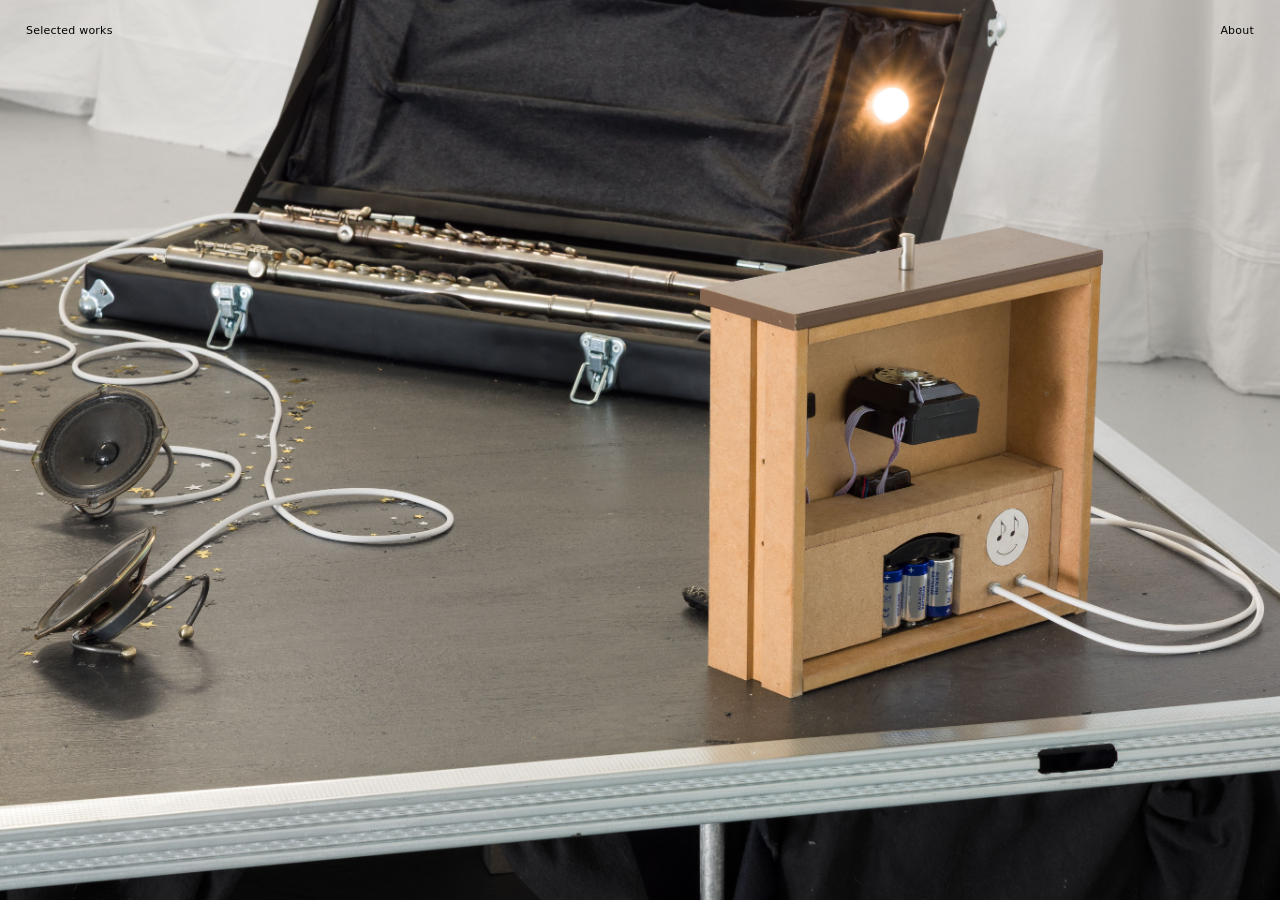
<file: index.html>
<!DOCTYPE html>
<html lang="en">
<head>
  <meta charset="utf-8">
  <meta name="viewport" content="width=device-width,initial-scale=1">
  <title>William Niels Møller Nielsen</title>
  <link rel="icon" type="image/png" href="images/images/Logo.png">
  <style>
    html,body{height:100%;margin:0}
    body{
      background-image:url('images/images/djk3års2025_Photo-MikkelKaldal-10.jpg');
      background-size:cover;
      /* flyt billedet mere op (20%) som du ønskede */
      background-position:center 20%;
      background-repeat:no-repeat;
      font-family:system-ui, -apple-system, "Segoe UI", Roboto, "Helvetica Neue", Arial;
      color:#000;
    }
    nav{position:fixed;z-index:1;top:20px;left:20px;right:20px;display:flex;justify-content:space-between;align-items:center;pointer-events:none}
    /* fjern kasserne: ingen baggrund, ingen border-radius, mindre padding */
    nav a{pointer-events:auto;color:#000;text-decoration:none;padding:4px 6px;border-radius:0;transition:opacity .15s, transform .15s;font-weight:300;letter-spacing:0.02em}
    /* sæt font-size så den matcher selected.html (base i style.css er 12px) */
    nav a{font-size:11px}
    nav a.left{}
    nav a.right{}
    nav a:hover{opacity:0.85;transform:translateY(-1px)}

    .screen-link{position:fixed;inset:0;display:block;z-index:0}
    .visually-hidden{position:absolute;width:1px;height:1px;padding:0;margin:-1px;overflow:hidden;clip:rect(0 0 0 0);white-space:nowrap;border:0}
    @media (max-width:520px){nav{top:12px;left:12px;right:12px}nav a{font-size:14px}}
  </style>
</head>
<body>
  <a href="selected.html" class="screen-link" aria-label="Go to Selected works"><span class="visually-hidden">Enter site — Selected works</span></a>
  <nav>
    <a class="left" href="selected.html">Selected works</a>
    <a class="right" href="about.html">About</a>
  </nav>
</body>
</html>
</file>
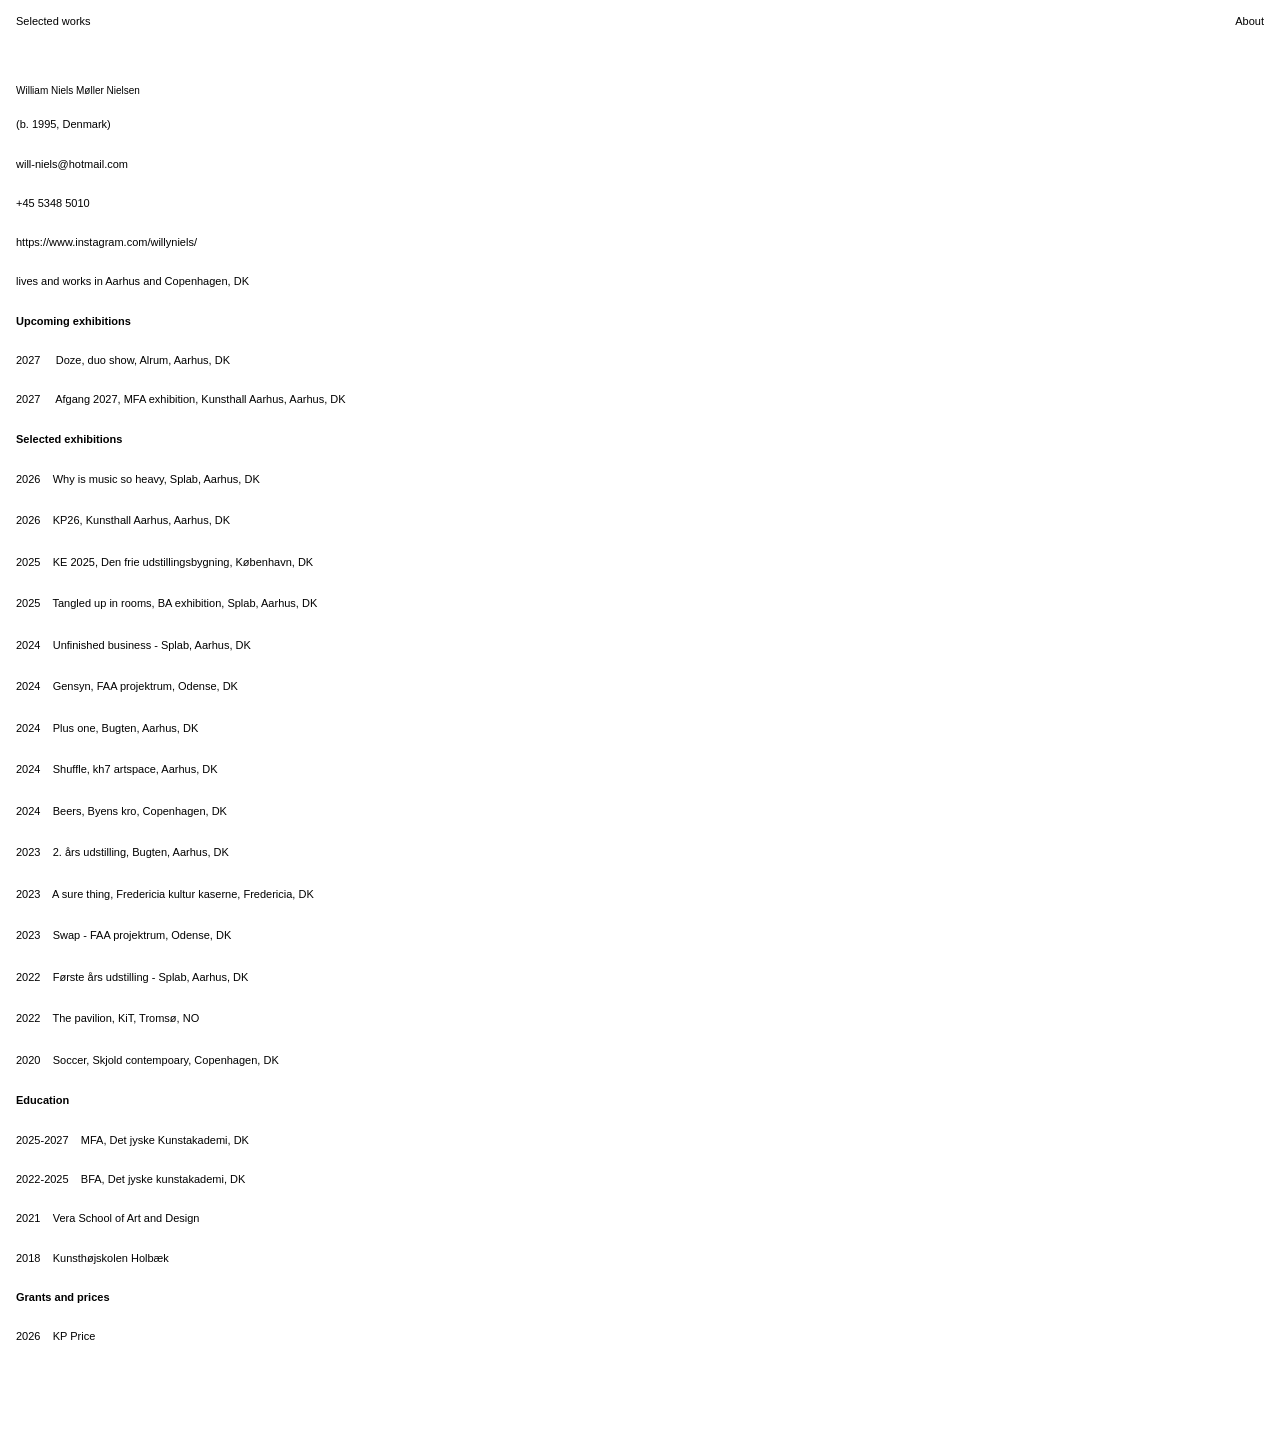
<file: about.html>
som er billedet som er på den her side, men hvor det foto skifter

<!DOCTYPE html>
<html lang="en">

<head>

    <meta charset="UTF-8">

    <meta name="viewport" content="width=device-width, initial-scale=1.0">

    <title>About — William Niels Møller Nielsen</title>

    <link rel="stylesheet" href="style.css">

</head>


<body>


    <!-- NAVIGATION -->

    <nav>

        <a href="index.html">
            Selected works
        </a>

        <a href="about.html">
            About
        </a>

    </nav>



    <!-- ABOUT -->

    <main class="about">

      <div class="about" style="display: flex; justify-content: space-between; align-items: flex-start;">

        <div style="width: 60%;">

            <h1>William Niels Møller Nielsen</h1>
            
            <p>(b. 1995, Denmark)</p>

            <p>will-niels@hotmail.com<br>
                   <p>
                       +45 5348 5010
                        <p>
            https://www.instagram.com/willyniels/<br>
                          <p>
            lives and works in Aarhus and Copenhagen, DK</p>
               <p> 
              <p>
              <strong>Upcoming exhibitions</strong>
                 <p> 2027&nbsp;&nbsp;&nbsp;&nbsp; Doze, duo show, Alrum, Aarhus, DK<p>
                 <p> 2027&nbsp;&nbsp;&nbsp;&nbsp; Afgang 2027, MFA exhibition, Kunsthall Aarhus, Aarhus, DK<p>
            <p>
              <strong>Selected exhibitions</strong>
            </p>
            <div style="line-height: 1.5;">
              <p>2026&nbsp;&nbsp;&nbsp;&nbsp;Why is music so heavy, Splab, Aarhus, DK</p>
              <p>2026&nbsp;&nbsp;&nbsp;&nbsp;KP26, Kunsthall Aarhus, Aarhus, DK</p>
              <p>2025&nbsp;&nbsp;&nbsp;&nbsp;KE 2025, Den frie udstillingsbygning, København, DK</p>
              <p>2025&nbsp;&nbsp;&nbsp;&nbsp;Tangled up in rooms, BA exhibition, Splab, Aarhus, DK</p>
              <p>2024&nbsp;&nbsp;&nbsp;&nbsp;Unfinished business - Splab, Aarhus, DK</p>
              <p>2024&nbsp;&nbsp;&nbsp;&nbsp;Gensyn, FAA projektrum, Odense, DK</p>
              <p>2024&nbsp;&nbsp;&nbsp;&nbsp;Plus one, Bugten, Aarhus, DK</p>
              <p>2024&nbsp;&nbsp;&nbsp;&nbsp;Shuffle, kh7 artspace, Aarhus, DK</p>
              <p>2024&nbsp;&nbsp;&nbsp;&nbsp;Beers, Byens kro, Copenhagen, DK</p>
              <p>2023&nbsp;&nbsp;&nbsp;&nbsp;2. års udstilling, Bugten, Aarhus, DK</p>
              <p>2023&nbsp;&nbsp;&nbsp;&nbsp;A sure thing, Fredericia kultur kaserne, Fredericia, DK</p>
              <p>2023&nbsp;&nbsp;&nbsp;&nbsp;Swap - FAA projektrum, Odense, DK</p>
              <p>2022&nbsp;&nbsp;&nbsp;&nbsp;Første års udstilling - Splab, Aarhus, DK</p>
              <p>2022&nbsp;&nbsp;&nbsp;&nbsp;The pavilion, KiT, Tromsø, NO</p>
              <p>2020&nbsp;&nbsp;&nbsp;&nbsp;Soccer, Skjold contempoary, Copenhagen, DK</p>
            </div>

            <p>
              <strong>Education</strong>
            </p>
                       
            <p>2025-2027&nbsp;&nbsp;&nbsp;&nbsp;MFA, Det jyske Kunstakademi, DK</p>
            <p>2022-2025&nbsp;&nbsp;&nbsp;&nbsp;BFA, Det jyske kunstakademi, DK</p>
            <p>2021&nbsp;&nbsp;&nbsp;&nbsp;Vera School of Art and Design</p>
            <p>2018&nbsp;&nbsp;&nbsp;&nbsp;Kunsthøjskolen Holbæk</p>
             
            <p>
              <strong>Grants and prices</strong>
            </p>
                
            <p>2026&nbsp;&nbsp;&nbsp;&nbsp;KP Price</p>

        </div>

      




    </main>


</body>

</html>
</file>
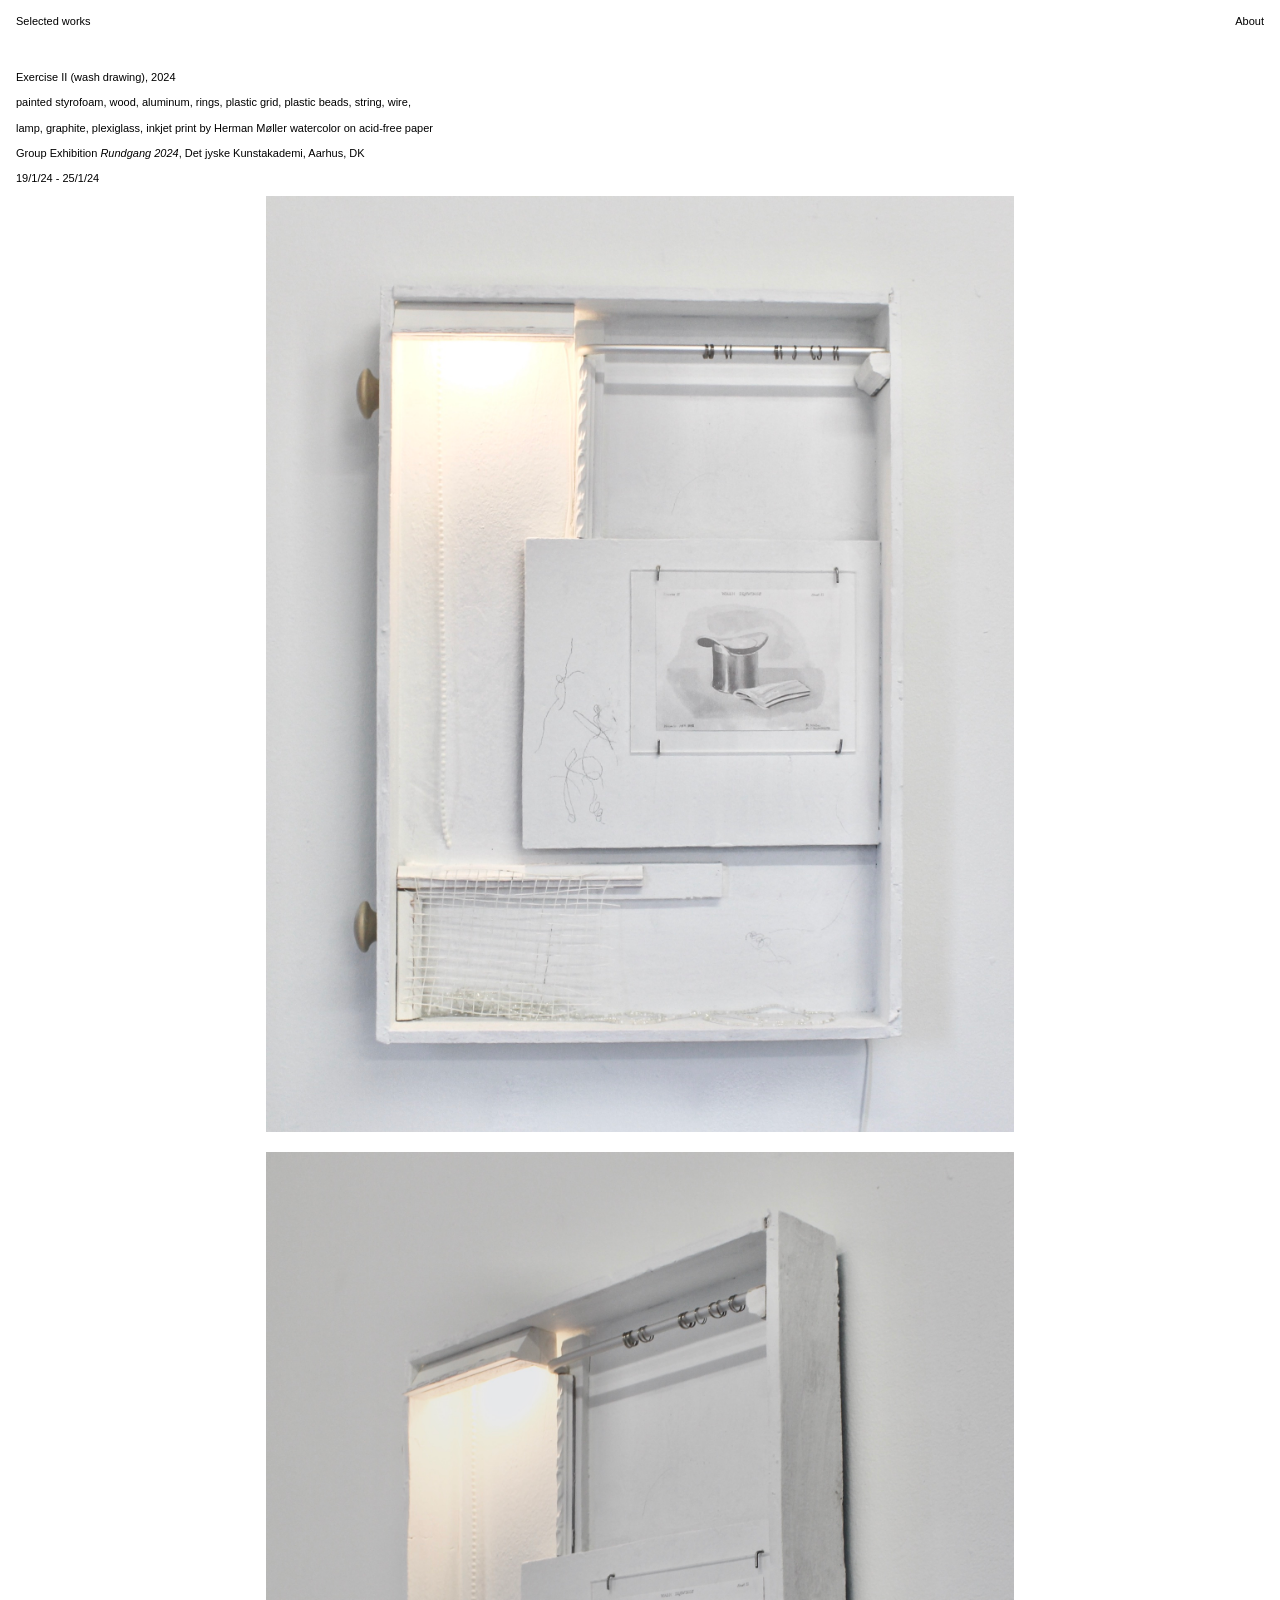
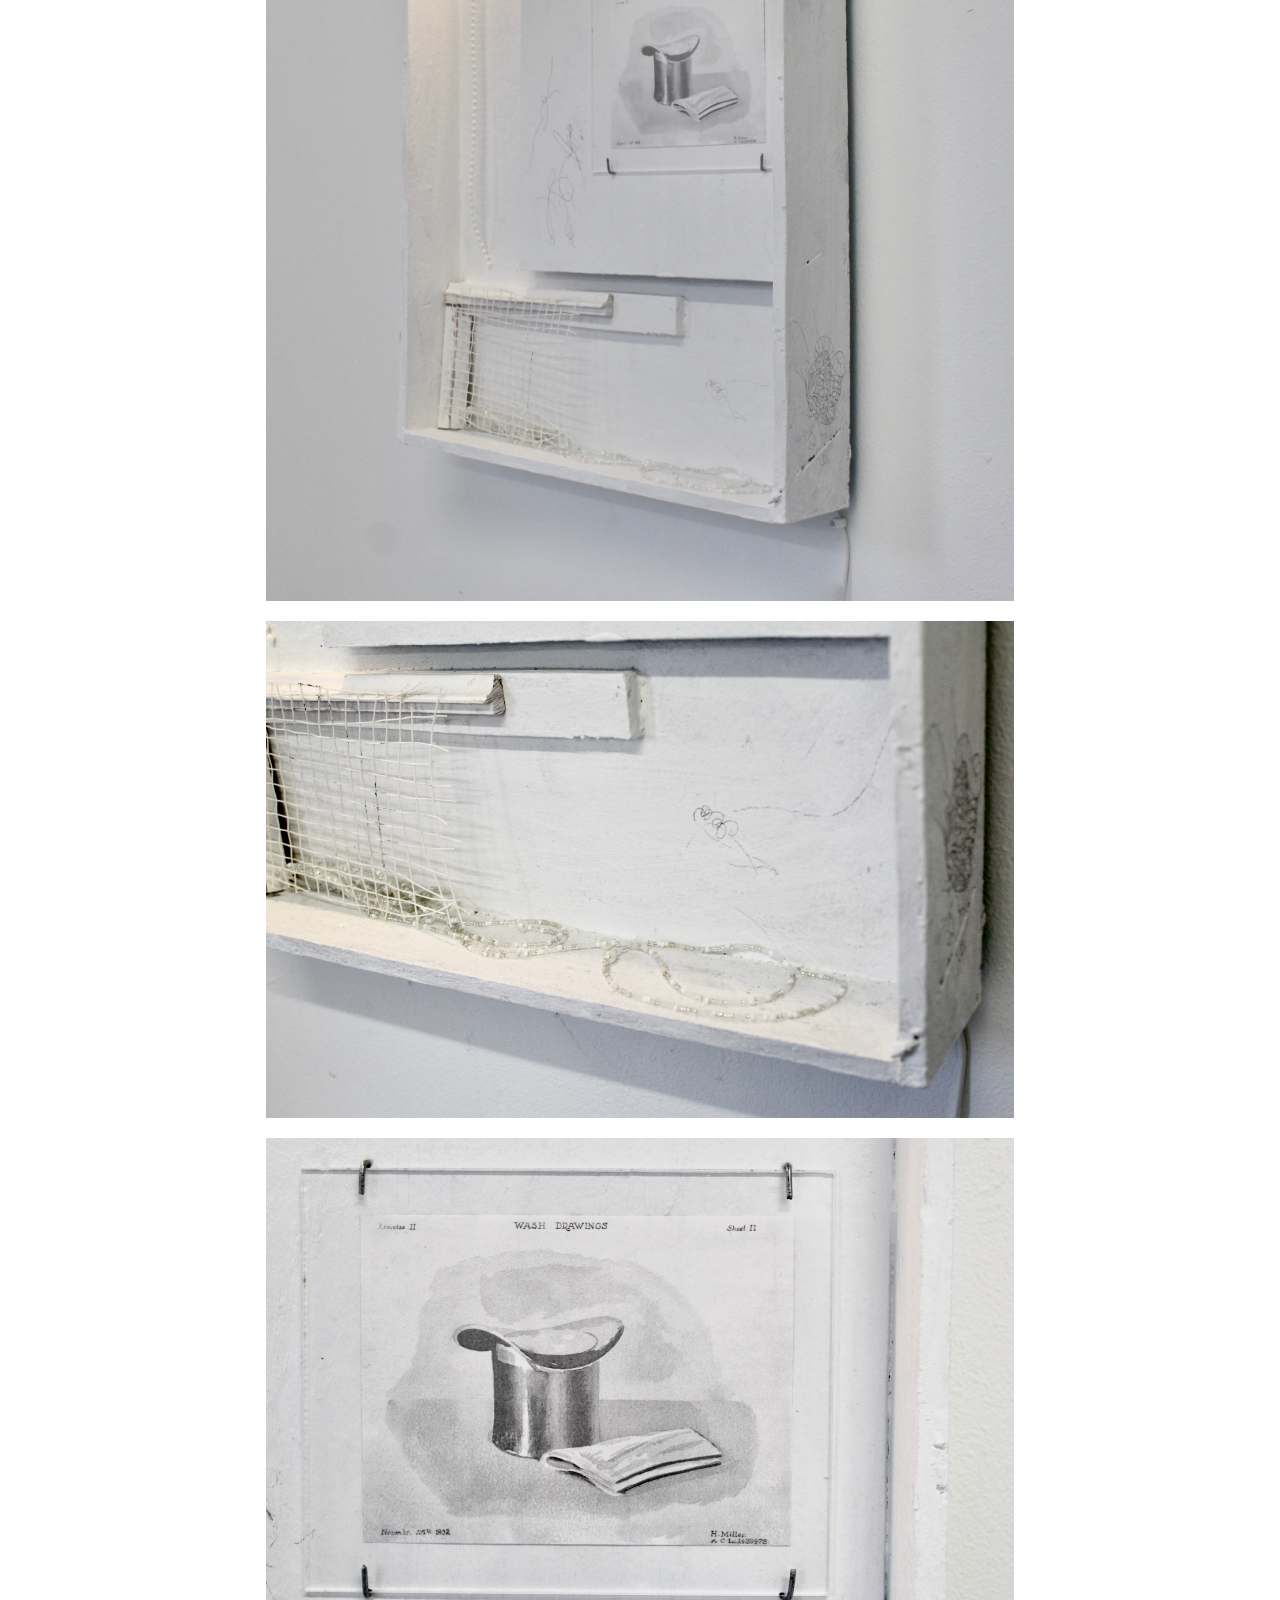
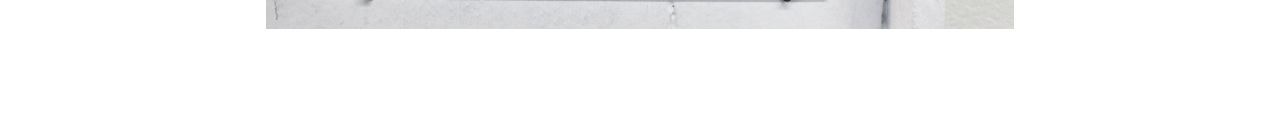
<file: Exercise.html>
<!DOCTYPE html>
<html lang="en">
<head>
  <meta charset="utf-8">
  <meta name="viewport" content="width=device-width, initial-scale=1.0">
  <title>Exercise II (wash drawing), 2024 — William Niels Møller Nielsen</title>
  <link rel="stylesheet" href="style.css">
</head>

<body>

  <nav>
    <a href="index.html">Selected works</a>
    <a href="about.html">About</a>
  </nav>

  <main>

    <div class="caption">
      <span>Exercise II (wash drawing), 2024</span>
    </div>

  <p>painted styrofoam, wood, aluminum, rings, plastic grid, plastic beads, string, wire,</p>
<p>lamp, graphite, plexiglass, inkjet print by Herman Møller watercolor on acid-free paper</p>
    <p>Group Exhibition <em>Rundgang 2024</em>, Det jyske Kunstakademi, Aarhus, DK</p>
    <p>19/1/24 - 25/1/24</p>

    <div class="work">
      <a class="gateway" href="images/images/Exercise_1.jpeg">
        <img src="images/images/Exercise_1.jpeg" alt="Exercise II — view 1">
      </a>
    </div>

    <div class="work">
      <a class="gateway" href="images/images/Exercise_2.jpeg">
        <img src="images/images/Exercise_2.jpeg" alt="Exercise II — view 2">
      </a>
    </div>

    <div class="work">
      <a class="gateway" href="images/images/Exercise_3.jpeg">
        <img src="images/images/Exercise_3.jpeg" alt="Exercise II — detail 1">
      </a>
    </div>

    <div class="work">
      <a class="gateway" href="images/images/Exercise_4.jpeg">
        <img src="images/images/Exercise_4.jpeg" alt="Exercise II — detail 2">
      </a>
    </div>

  </main>

</body>
</html>
</file>
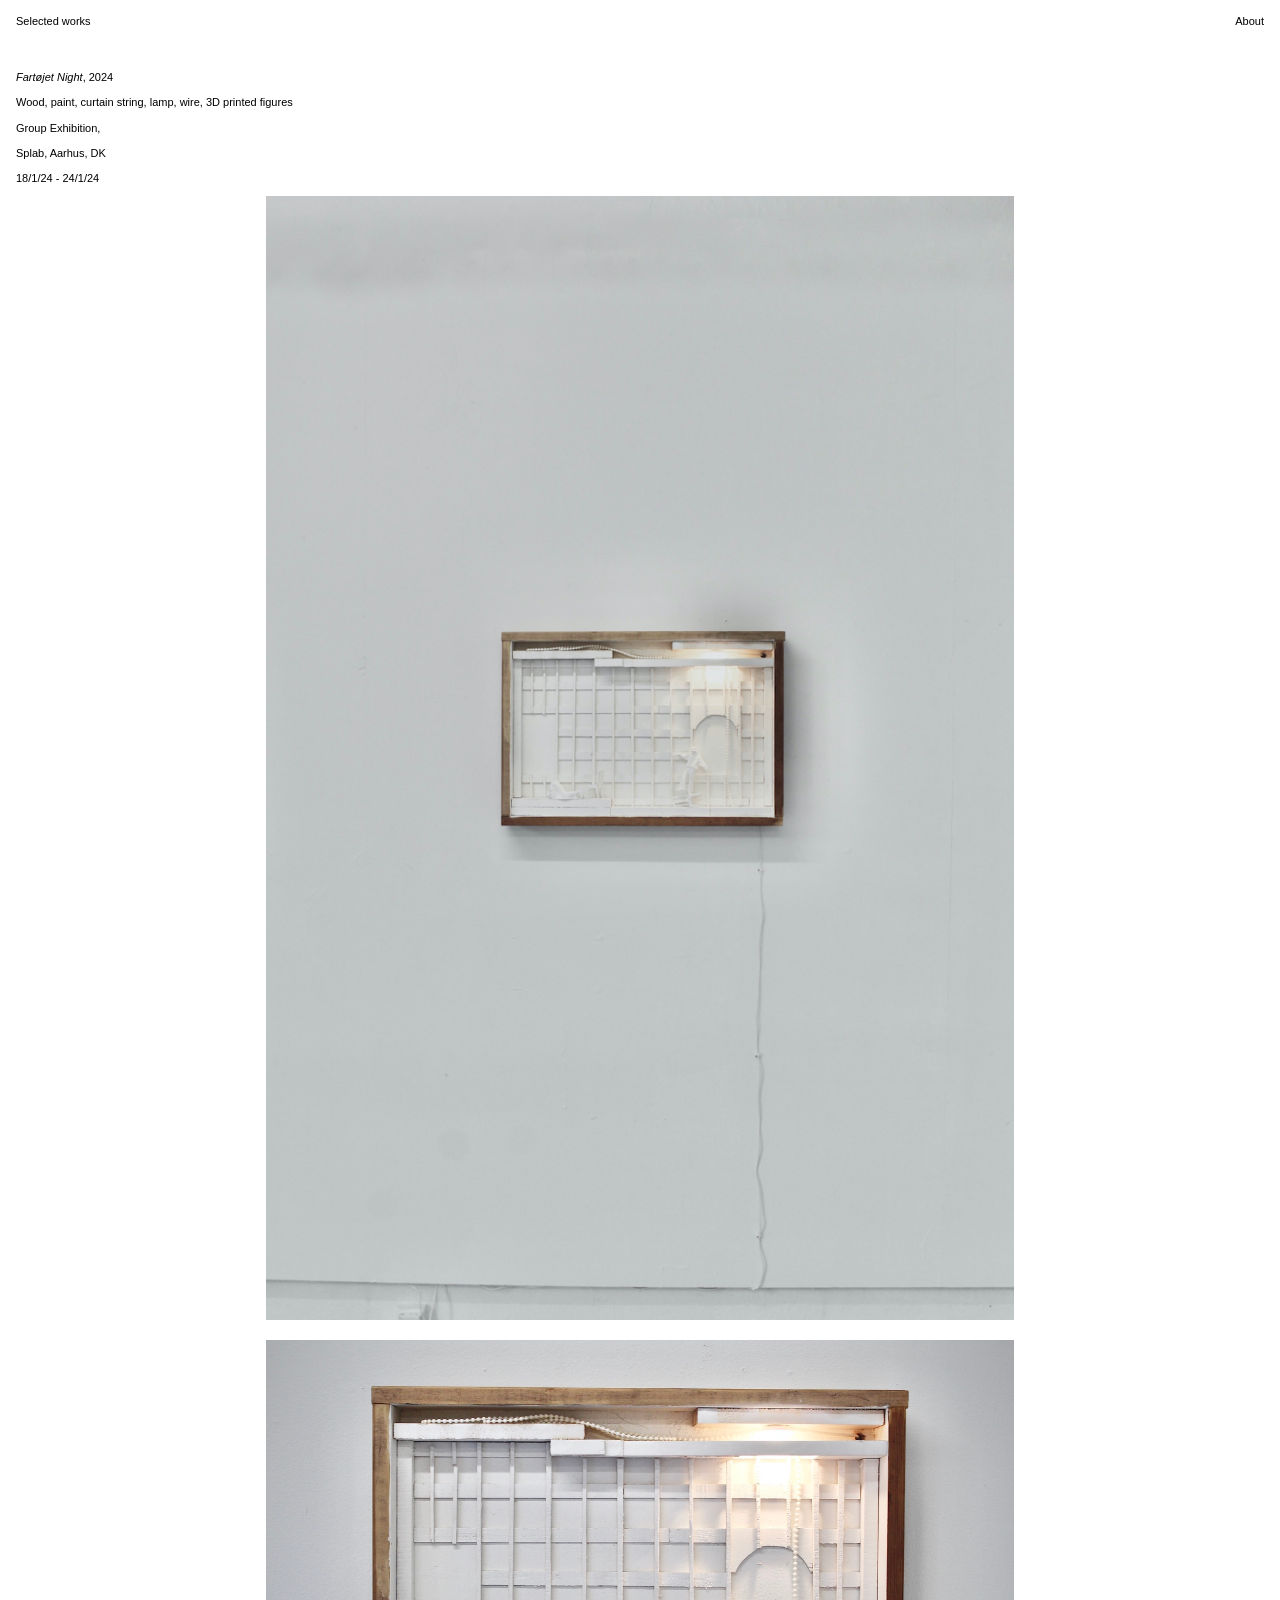
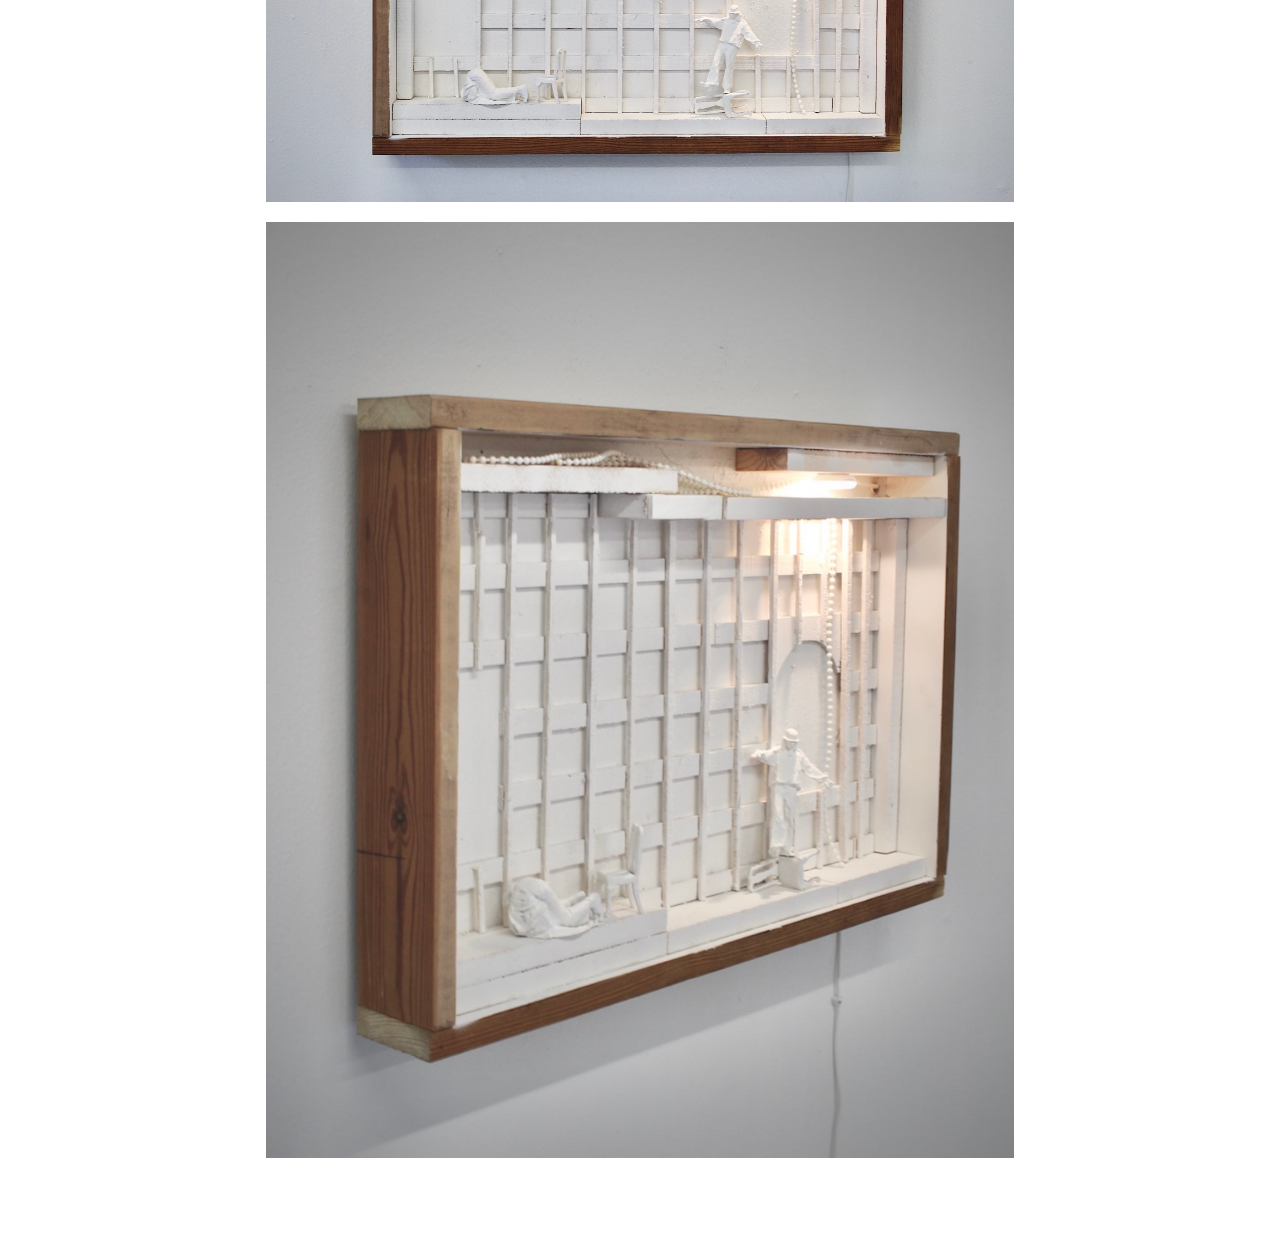
<file: Far.html>
<!DOCTYPE html>
<html lang="en">
<head>
  <meta charset="utf-8">
  <meta name="viewport" content="width=device-width, initial-scale=1.0">
  <title>Fartøjet Night, 2024 — William Niels Møller Nielsen</title>
  <link rel="stylesheet" href="style.css">
</head>

<body>

  <nav>
    <a href="index.html">Selected works</a>
    <a href="about.html">About</a>
  </nav>

  <main>

      <div class="caption">
                    <span><em>Fartøjet Night</em>, 2024</span>
                    <span></span>
                </div>
                <p>Wood, paint, curtain string, lamp, wire, 3D printed figures</p>
            </div>
     Group Exhibition,<p> Splab, Aarhus, DK</p>
    <p>18/1/24 - 24/1/24</p>

    <div class="work">
      <img src="images/images/Fartøjet 1.jpeg" alt="Exercise II">
    </div>

    <div class="work">
      <img src="images/images/Fartøjet2.jpeg" alt="Exercise II">
    </div>

    <div class="work">
      <img src="images/images/Fartøjet 3.JPEG" alt="Exercise II">
    </div>

  </main>

</body>

</html>
</file>
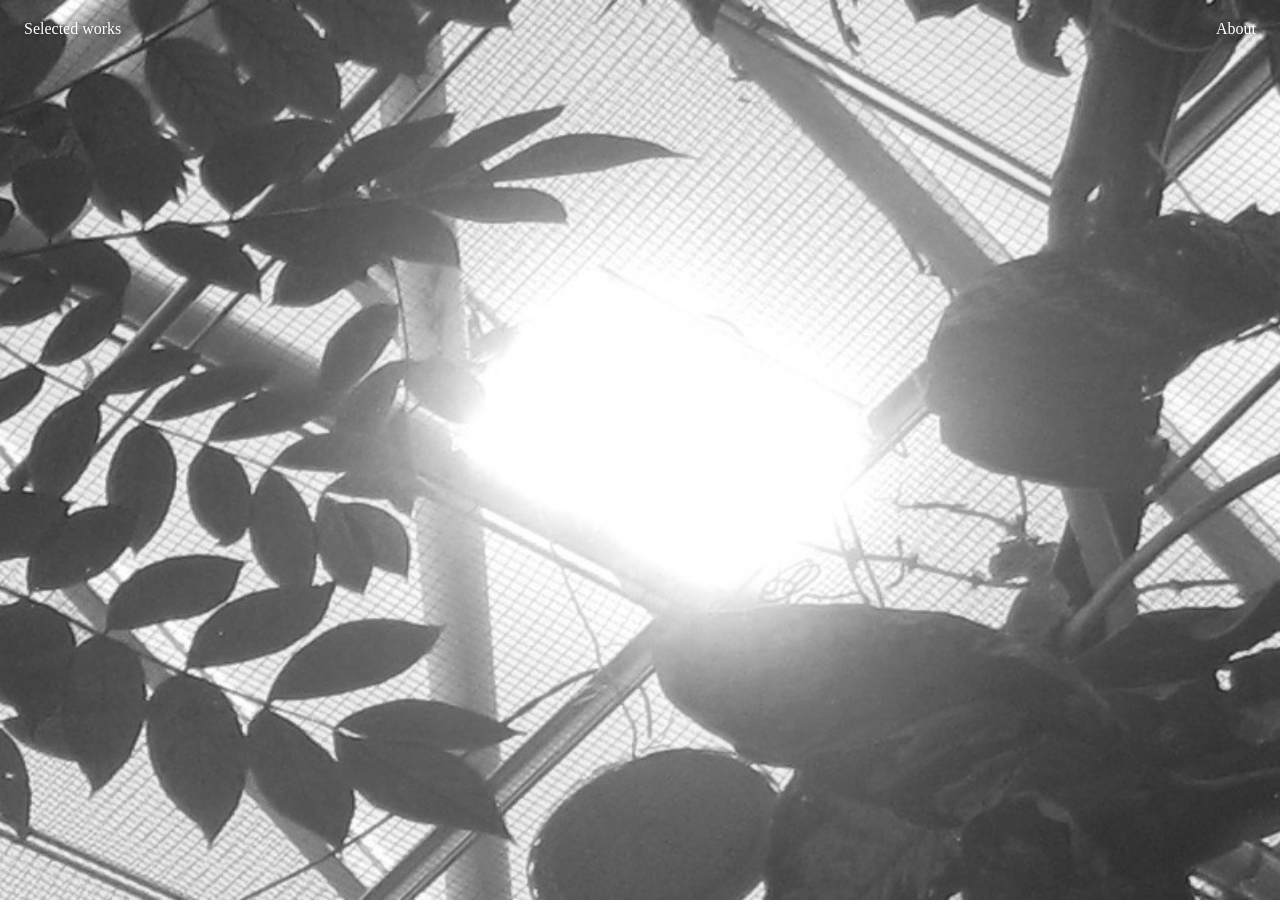
<file: Frontpage.html>
<!DOCTYPE html>
<html lang="en">
<head>
  <meta charset="UTF-8">
  <meta name="viewport" content="width=device-width, initial-scale=1.0">

  <title>William Niels Møller Nielsen</title>

  <style>
    * {
      box-sizing: border-box;
    }

    html,
    body {
      margin: 0;
      width: 100%;
      height: 100%;
    }

    body {
      overflow: hidden;
      font-family: inherit;
    }

    nav {
      position: fixed;
      top: 0;
      left: 0;
      width: 100%;
      padding: 20px 24px;
      display: flex;
      justify-content: space-between;
      align-items: flex-start;
      z-index: 10;
      pointer-events: none;
    }

    nav a {
      pointer-events: auto;
      color: white;
      text-decoration: none;
      font-size: 16px;
      text-shadow: 0 1px 5px rgba(0, 0, 0, 0.4);
    }

    nav a:hover {
      opacity: 0.65;
    }

    .landing-image {
      display: block;
      width: 100%;
      height: 100%;
      position: relative;
      cursor: pointer;
    }

    .landing-image img {
      display: block;
      width: 100%;
      height: 100%;
      object-fit: cover;
      object-position: center;
    }
  </style>
</head>

<body>

  <nav>
    <a href="index.html">Selected works</a>
    <a href="about.html">About</a>
  </nav>

  <a class="landing-image" href="index.html"
     aria-label="Enter selected works">
    <img
      src="images/Bulp.JPG"
      alt="William Niels Møller Nielsen — selected work">
  </a>

</body>
</html>
</file>
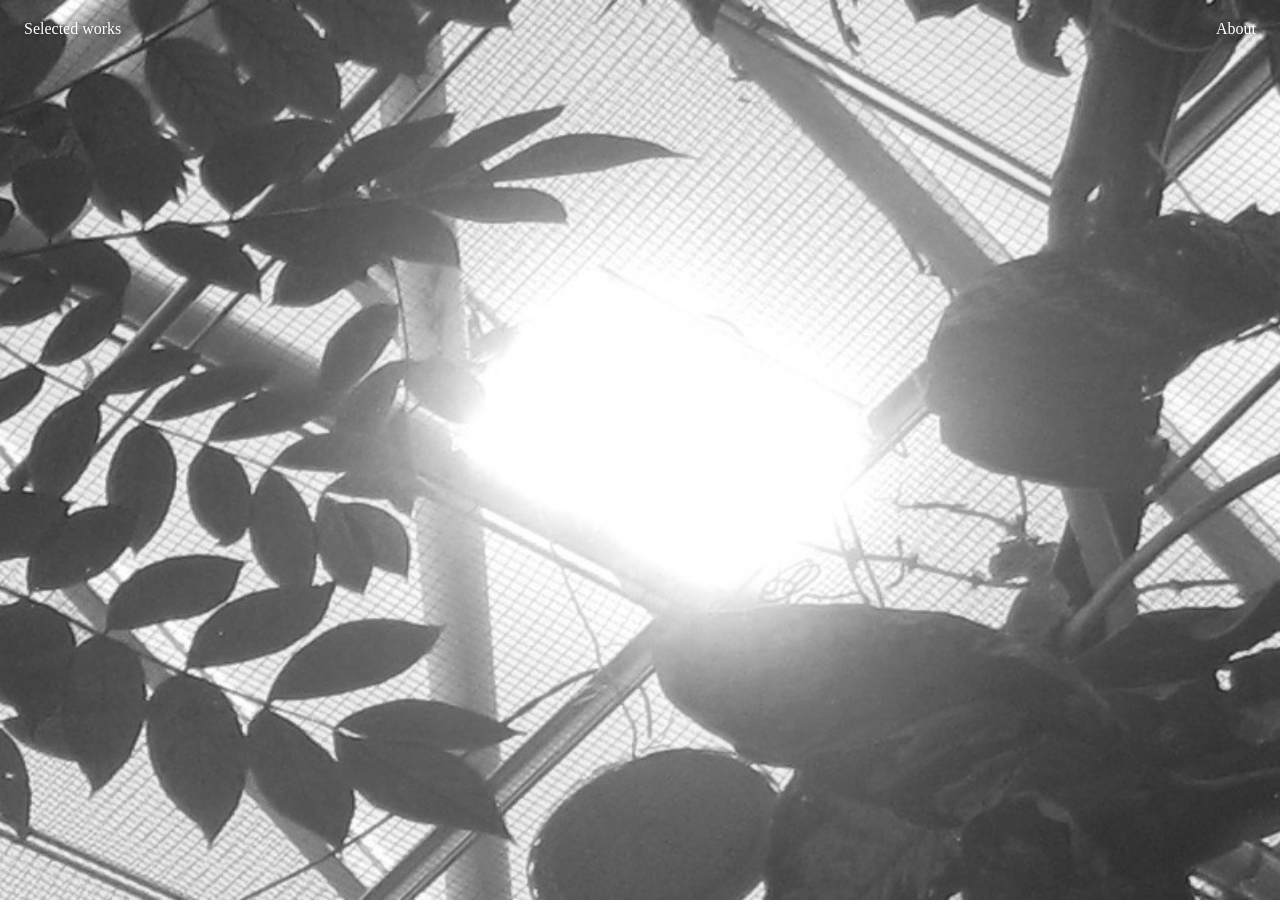
<file: landing.html>
<!DOCTYPE html>
<html lang="en">
<head>
  <meta charset="UTF-8">
  <meta name="viewport" content="width=device-width, initial-scale=1.0">

  <title>William Niels Møller Nielsen</title>

  <style>
    * {
      box-sizing: border-box;
    }

    html,
    body {
      margin: 0;
      width: 100%;
      height: 100%;
    }

    body {
      overflow: hidden;
      font-family: inherit;
    }

    nav {
      position: fixed;
      top: 0;
      left: 0;
      width: 100%;
      padding: 20px 24px;
      display: flex;
      justify-content: space-between;
      align-items: flex-start;
      z-index: 10;
      pointer-events: none;
    }

    nav a {
      pointer-events: auto;
      color: white;
      text-decoration: none;
      font-size: 16px;
      text-shadow: 0 1px 5px rgba(0, 0, 0, 0.4);
    }

    nav a:hover {
      opacity: 0.65;
    }

    .landing-image {
      display: block;
      width: 100%;
      height: 100%;
      position: relative;
      cursor: pointer;
    }

    .landing-image img {
      display: block;
      width: 100%;
      height: 100%;
      object-fit: cover;
      object-position: center;
    }
  </style>
</head>

<body>

  <nav>
    <a href="index.html">Selected works</a>
    <a href="about.html">About</a>
  </nav>

  <a class="landing-image" href="index.html"
     aria-label="Enter selected works">
    <img
      src="images/images/Bulp.JPG"
      alt="William Niels Møller Nielsen — selected work">
  </a>

</body>
</html>
</file>
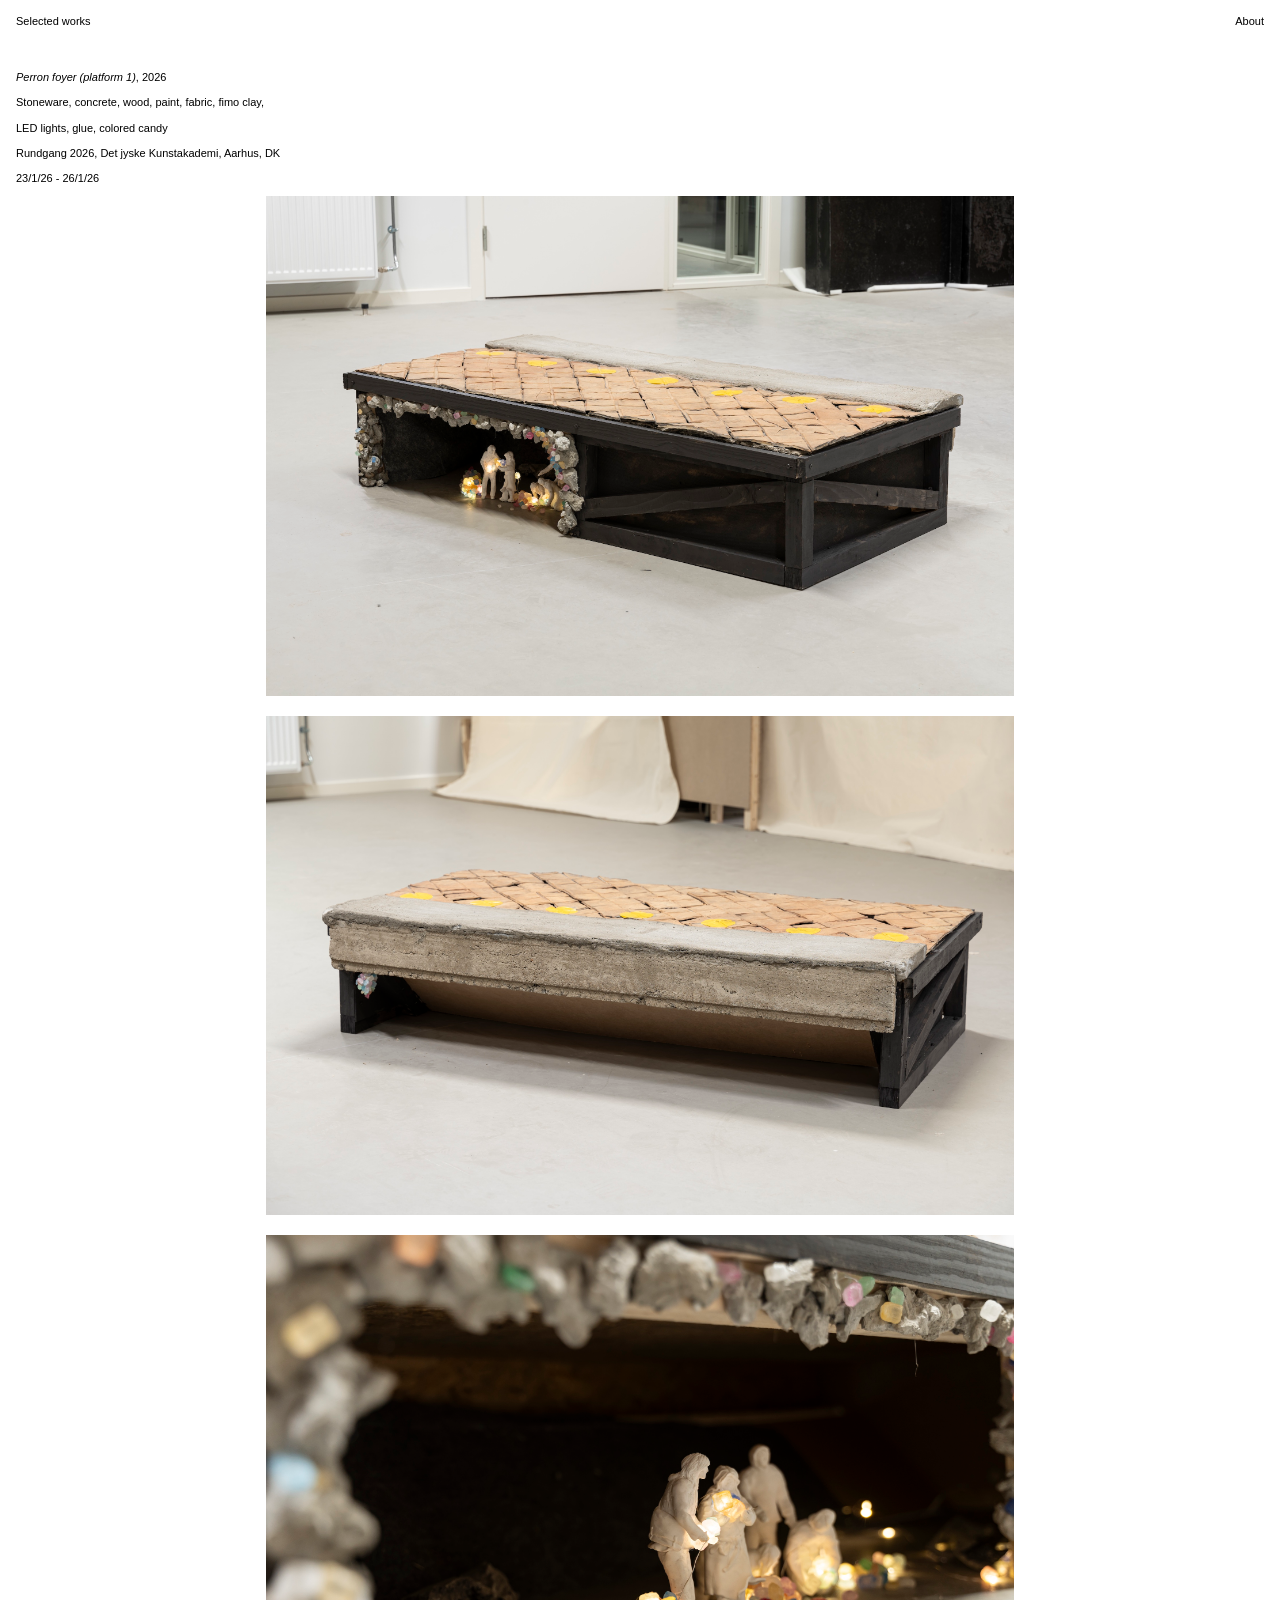
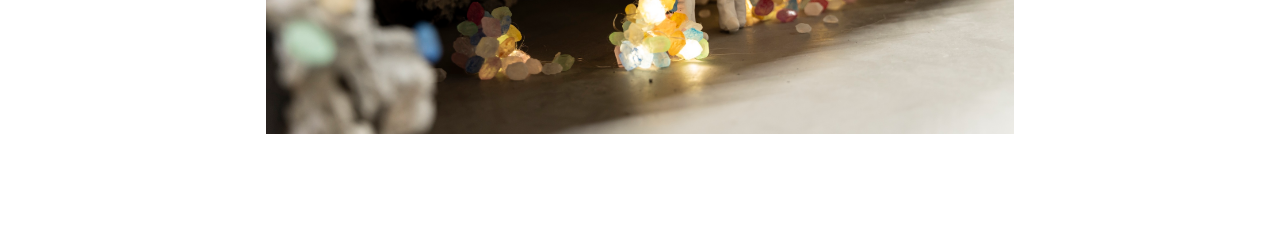
<file: perron.html>
<!DOCTYPE html>
<html lang="en">
<head>
  <meta charset="utf-8">
  <meta name="viewport" content="width=device-width, initial-scale=1.0">
  <title><em>Perron Foyer (platform 1)</em>,2026 — William Niels Møller Nielsen</title>
  <link rel="stylesheet" href="style.css">
</head>

<body>

  <nav>
    <a href="index.html">Selected works</a>
    <a href="about.html">About</a>
  </nav>

  <main>

    <div class="caption">
      <span><em>Perron foyer (platform 1)</em>, 2026</span>
      <span></span>
    </div>
    <p>Stoneware, concrete, wood, paint, fabric, fimo clay, 
<p>LED lights, glue, colored candy 
     <p> Rundgang 2026, Det jyske Kunstakademi, Aarhus, DK</p>
    <p>23/1/26 - 26/1/26</p>

    <div class="work">
      <img src="images/images/2. Perron Foyer-kopi.jpg" alt="Work">
    </div>

    <div class="work">
      <img src="images/images/1. Perron Foyer.jpg" alt="Work">
    </div>

    <div class="work">
      <img src="images/images/3. Perron Foyer-kopi.jpg" alt="Work">
      <div class="caption"></div>
    </div>


  </main>

</body>

</html>
</file>
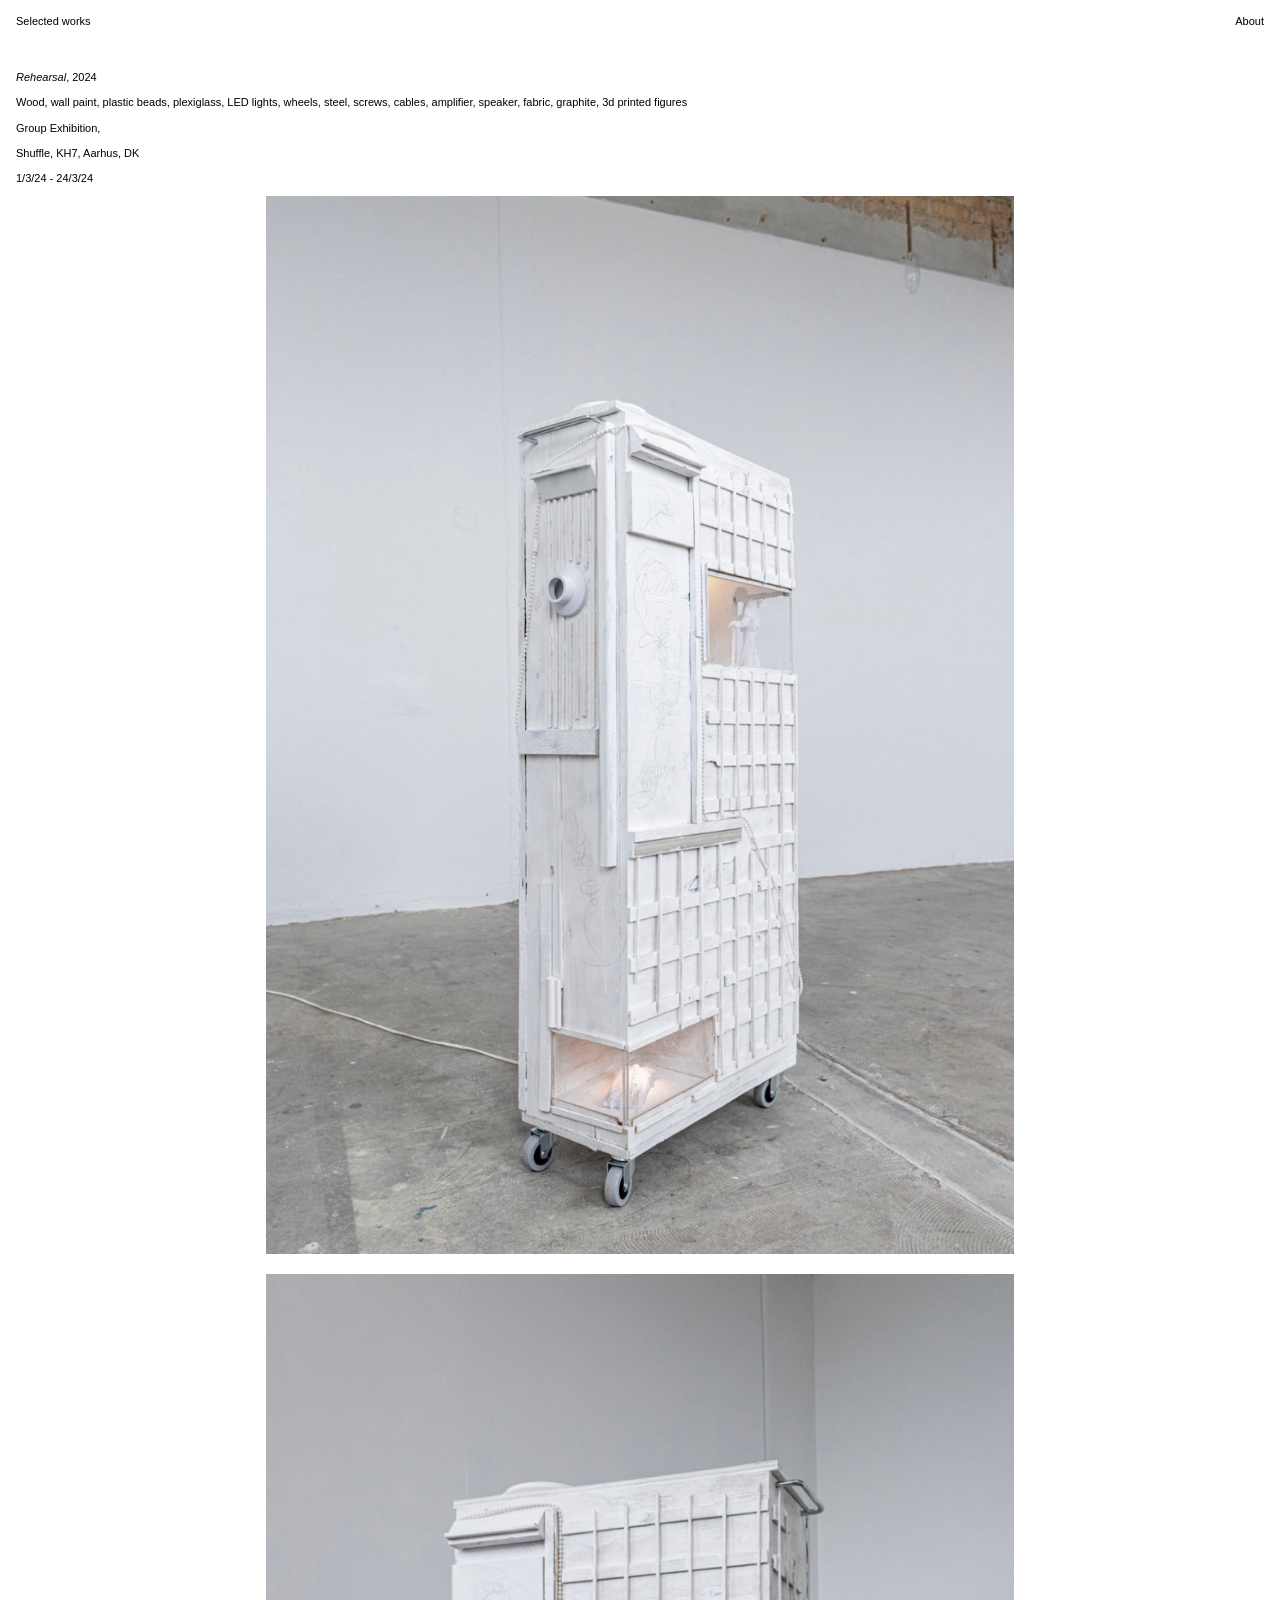
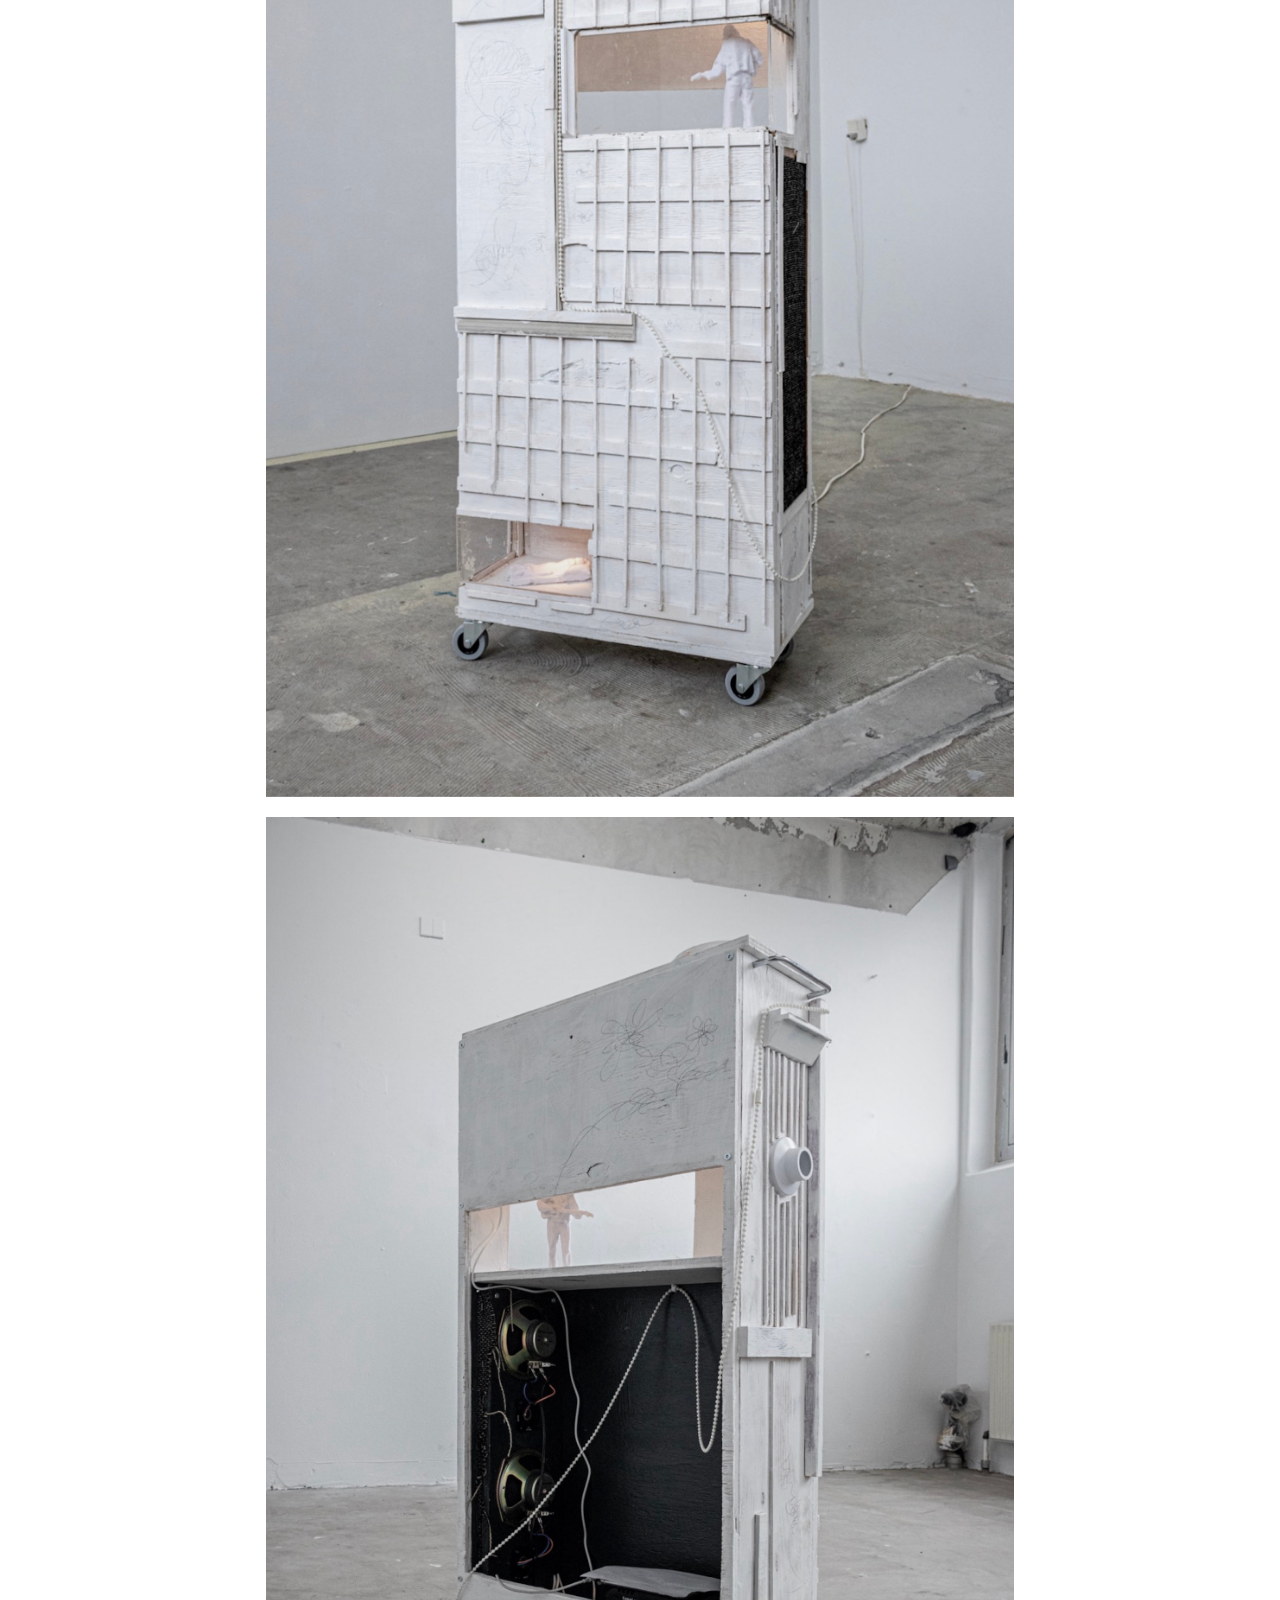
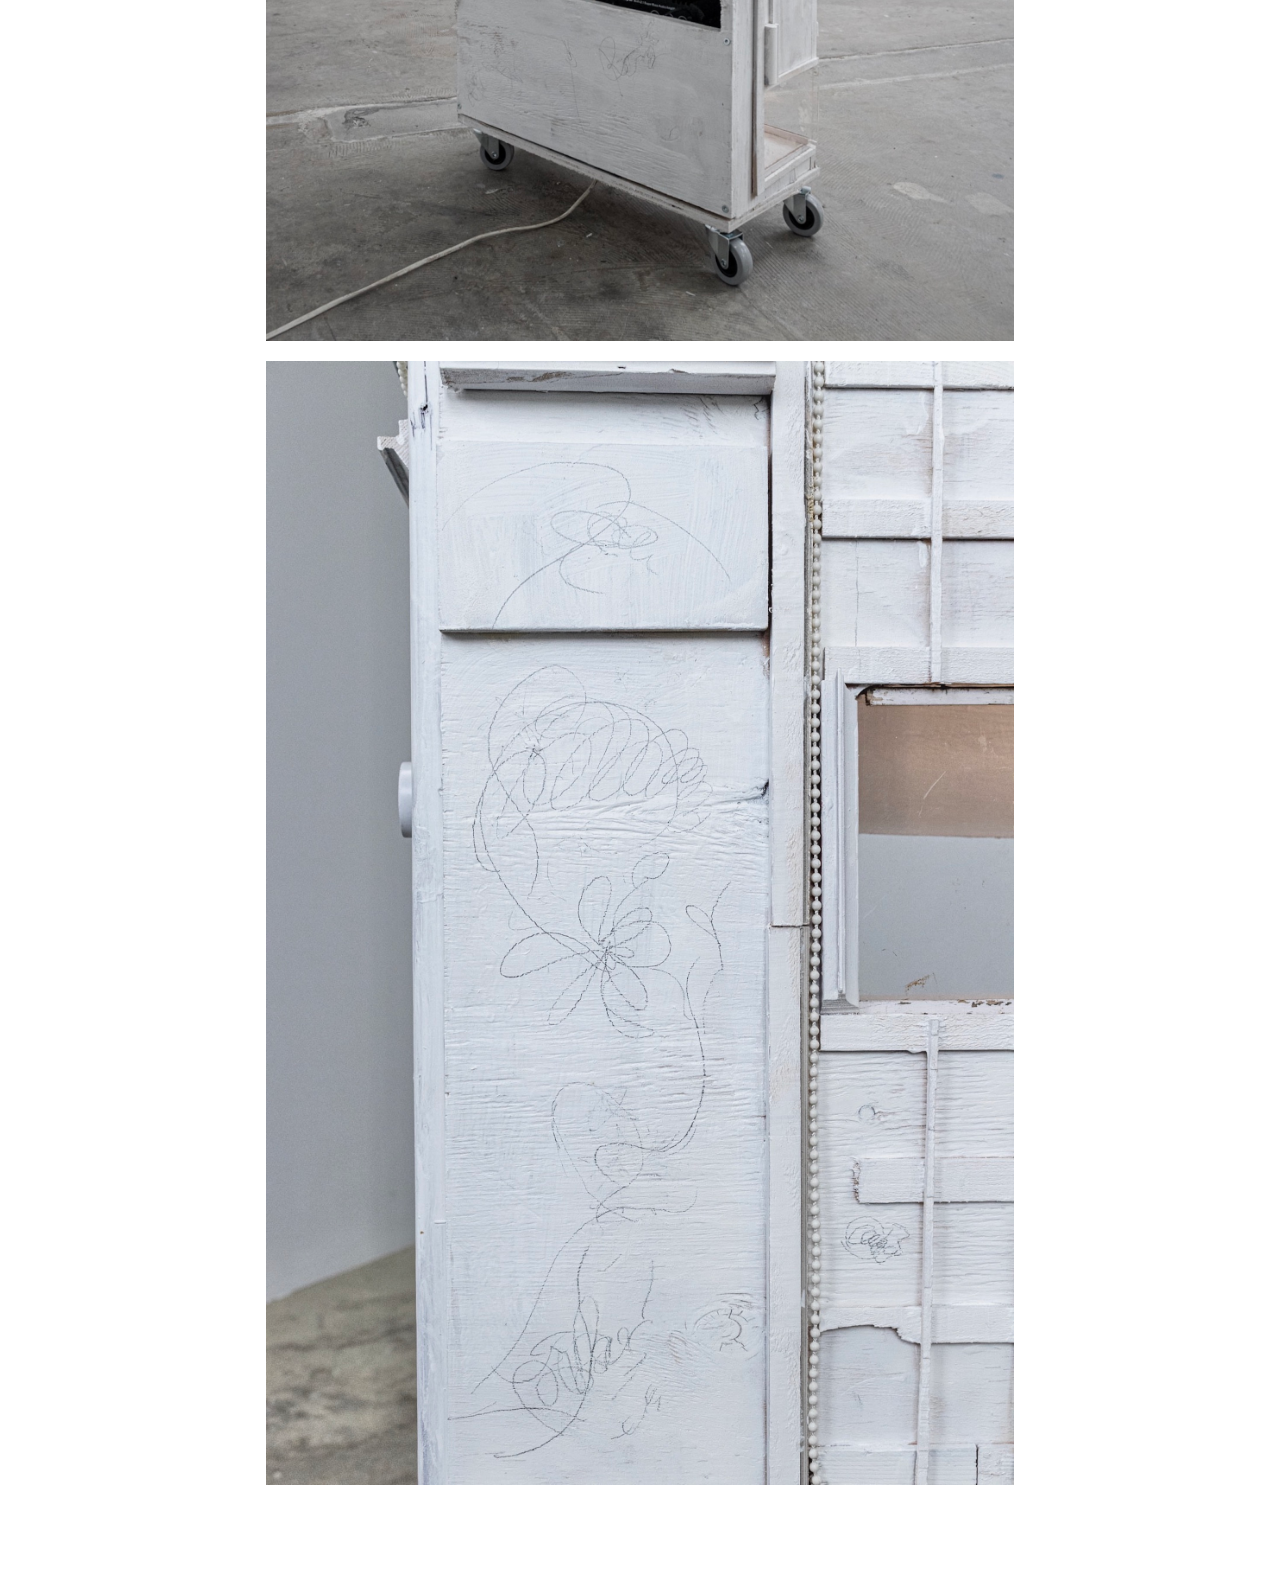
<file: rehearsal.html>
<!DOCTYPE html>
<html lang="en">
<head>
  <meta charset="utf-8">
  <meta name="viewport" content="width=device-width, initial-scale=1.0">
  <title>Rehearsal, 2024 — William Niels Møller Nielsen</title>
  <link rel="stylesheet" href="style.css">
</head>

<body>

  <nav>
    <a href="index.html">Selected works</a>
    <a href="about.html">About</a>
  </nav>

  <main>

      <div class="caption">
                    <span><em>Rehearsal</em>, 2024</span>
                    <span></span>
                </div>
                <p>Wood, wall paint, plastic beads, plexiglass, LED lights, wheels, 
steel, screws, cables, amplifier, speaker, fabric, 
graphite, 3d printed figures</p>
            </div>
     Group Exhibition,<p> Shuffle, KH7, Aarhus, DK</p>
    <p>1/3/24 - 24/3/24</p>

    <div class="work">
      <img src="images/images/rehearsal1.JPEG" alt="Exercise II">
    </div>

    <div class="work">
      <img src="images/images/rehearsal2.JPEG" alt="Exercise II">
    </div>

    <div class="work">
      <img src="images/images/rehearsal3.JPEG" alt="Exercise II">
    </div>

    <div class="work">
      <img src="images/images/rehearsal4.JPEG" alt="Exercise II">
    </div>

  </main>

</body>

</html>
</file>
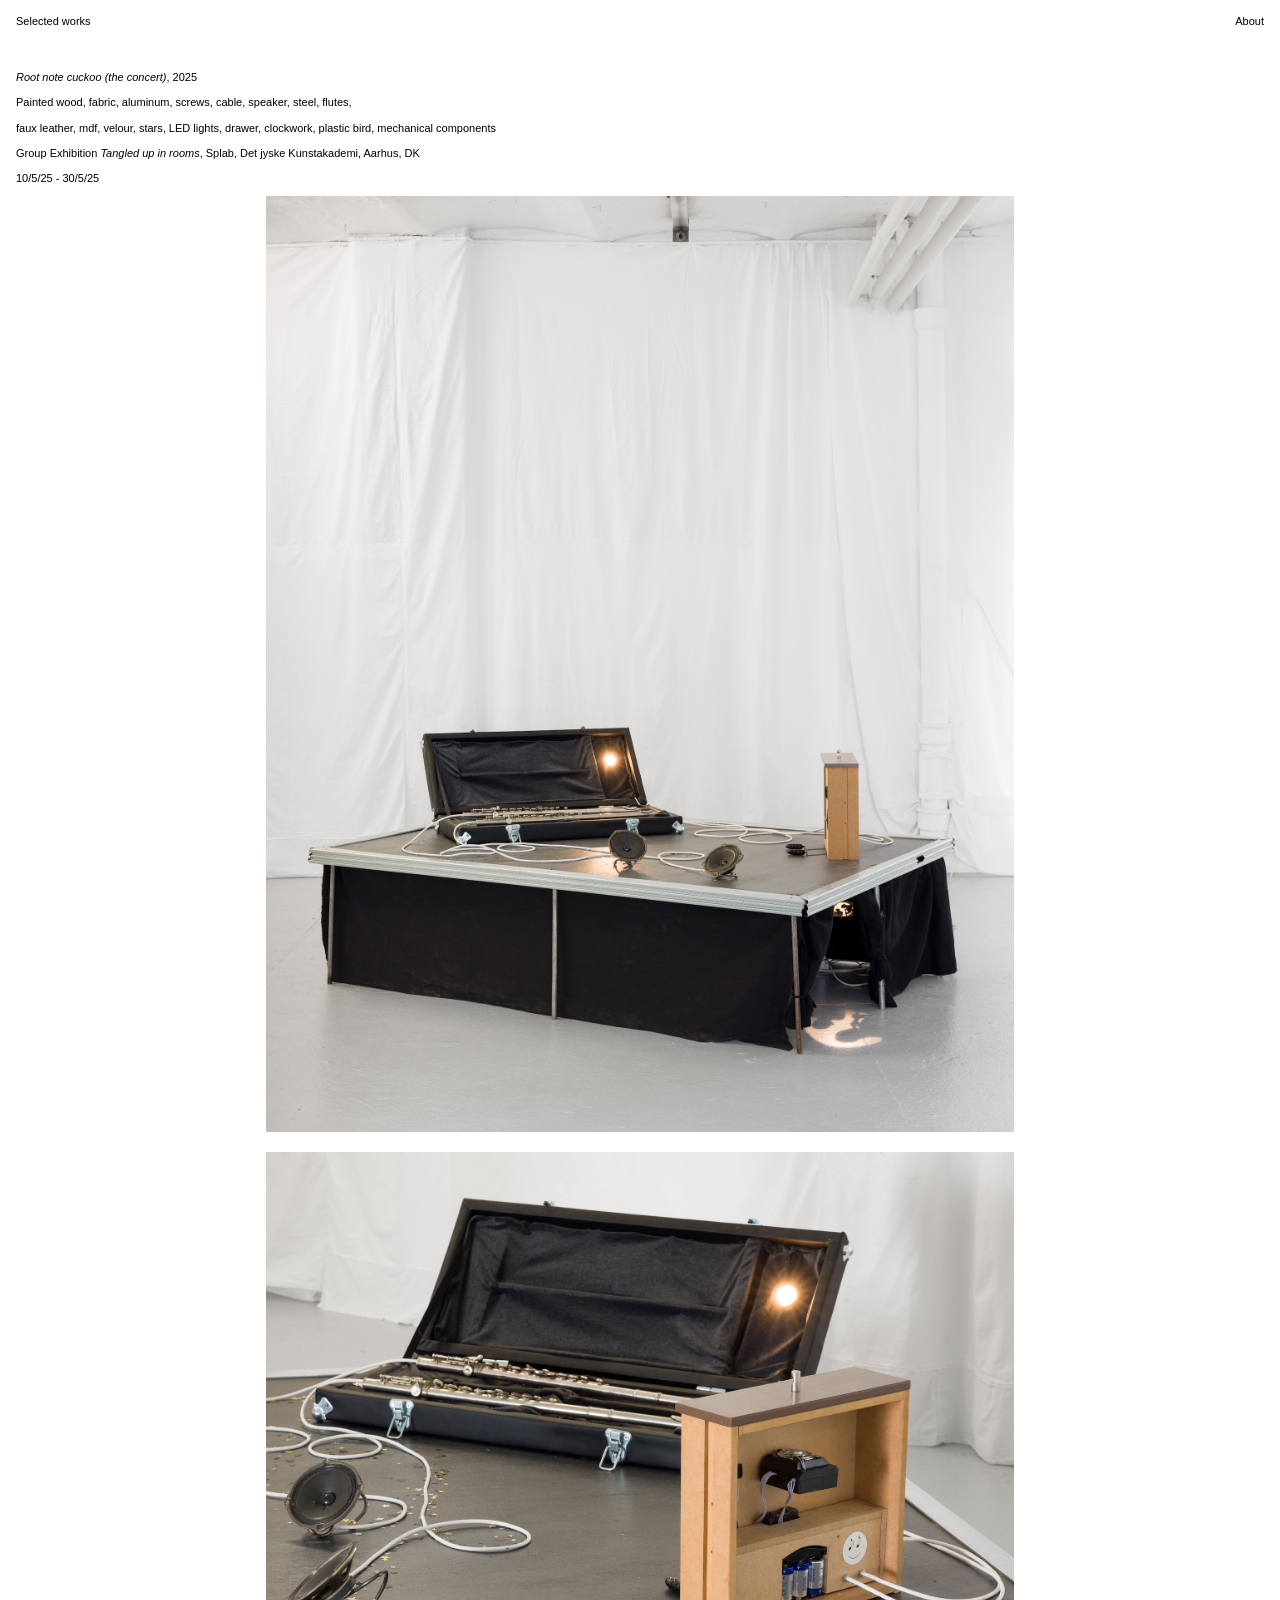
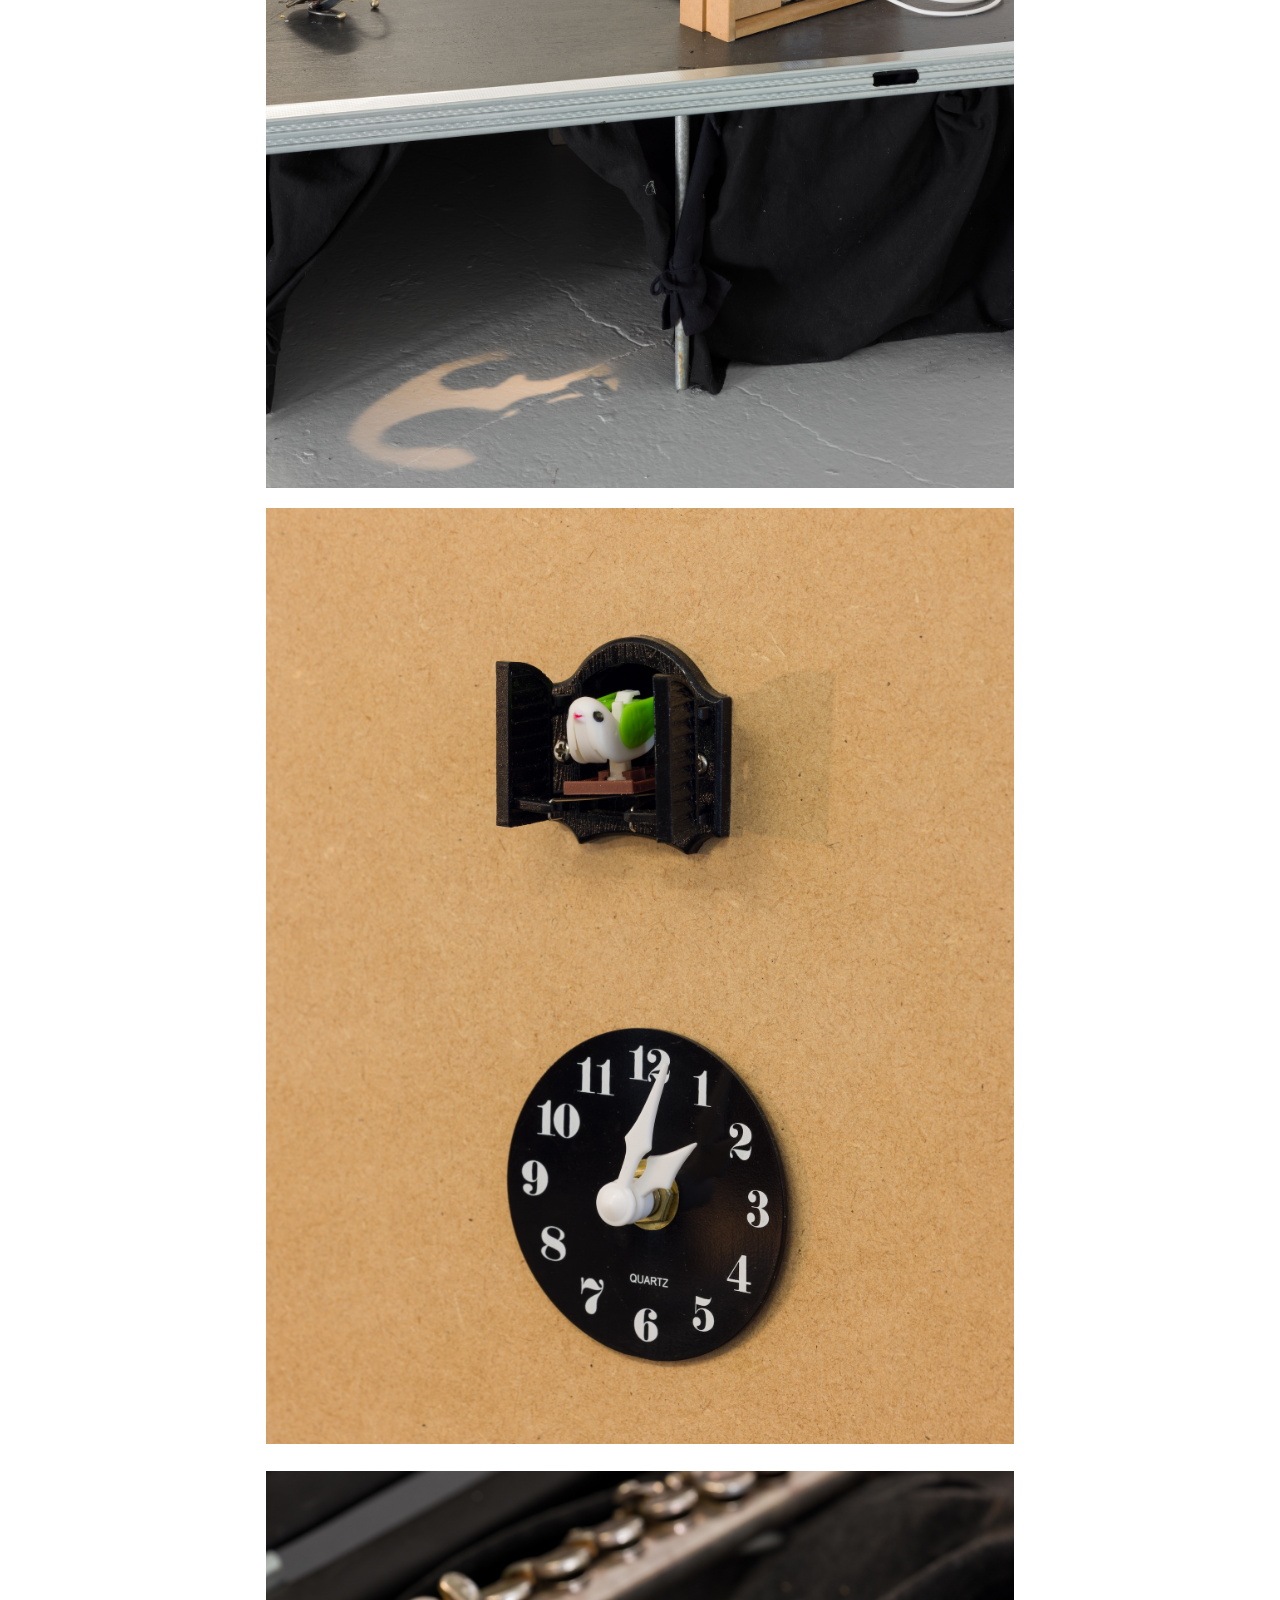
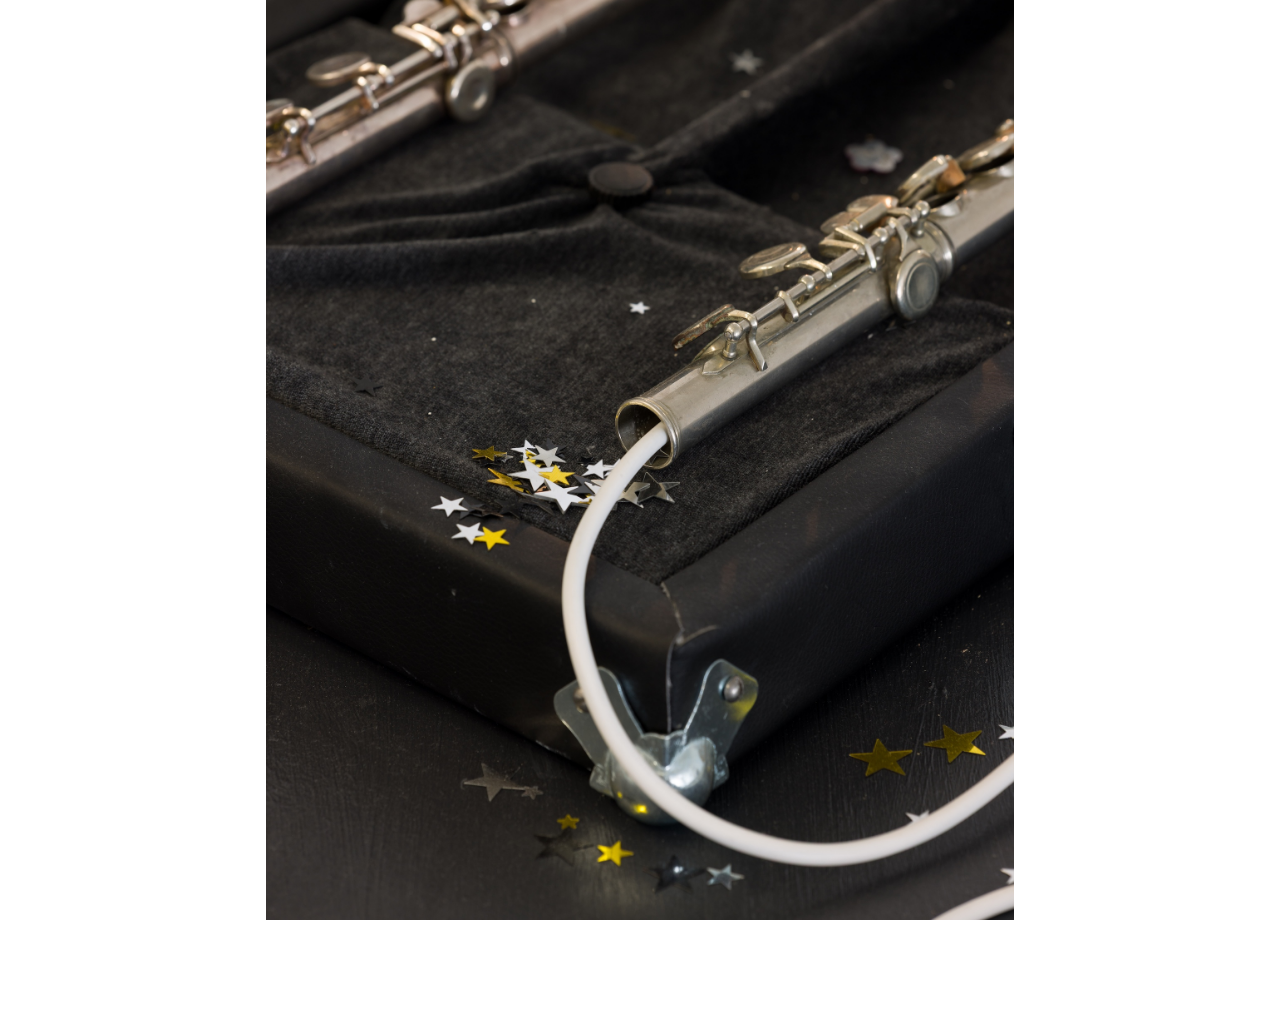
<file: rootnote.html>
<!DOCTYPE html>
<html lang="en">
<head>
  <meta charset="utf-8">
  <meta name="viewport" content="width=device-width, initial-scale=1.0">
  <title><em>Root note Cuckoo (the concert)</em>,2025 — William Niels Møller Nielsen</title>
  <link rel="stylesheet" href="style.css">
</head>

<body>

  <nav>
    <a href="index.html">Selected works</a>
    <a href="about.html">About</a>
  </nav>

  <main>

    <div class="caption">
      <span><em>Root note cuckoo (the concert)</em>, 2025</span>
      <span></span>
    </div>
    <p>Painted wood, fabric, aluminum, screws, cable, speaker, steel, flutes, </p>
<p>faux leather, mdf, velour, stars, LED lights, drawer, clockwork, plastic bird, mechanical components</p>
    <p>Group Exhibition <em>Tangled up in rooms</em>, Splab, Det jyske Kunstakademi, Aarhus, DK</p>
    <p>10/5/25 - 30/5/25</p>

    <div class="work">
      <img src="images/djk3års2025_Photo-MikkelKaldal-9-kopi.jpg" alt="Work">
    </div>

    <div class="work">
      <img src="images/djk3års2025_Photo-MikkelKaldal-10-kopi.jpg" alt="Work">
    </div>

    <div class="work">
      <img src="images/djk3års2025_Photo-MikkelKaldal-11-kopi.jpg" alt="Work">
      <div class="caption"></div>
    </div>

    <div class="work">
      <img src="images/djk3års2025_Photo-MikkelKaldal-12-kopi.jpg" alt="Work">
      <div class="caption"></div>
    </div>

  </main>

</body>

</html>
</file>
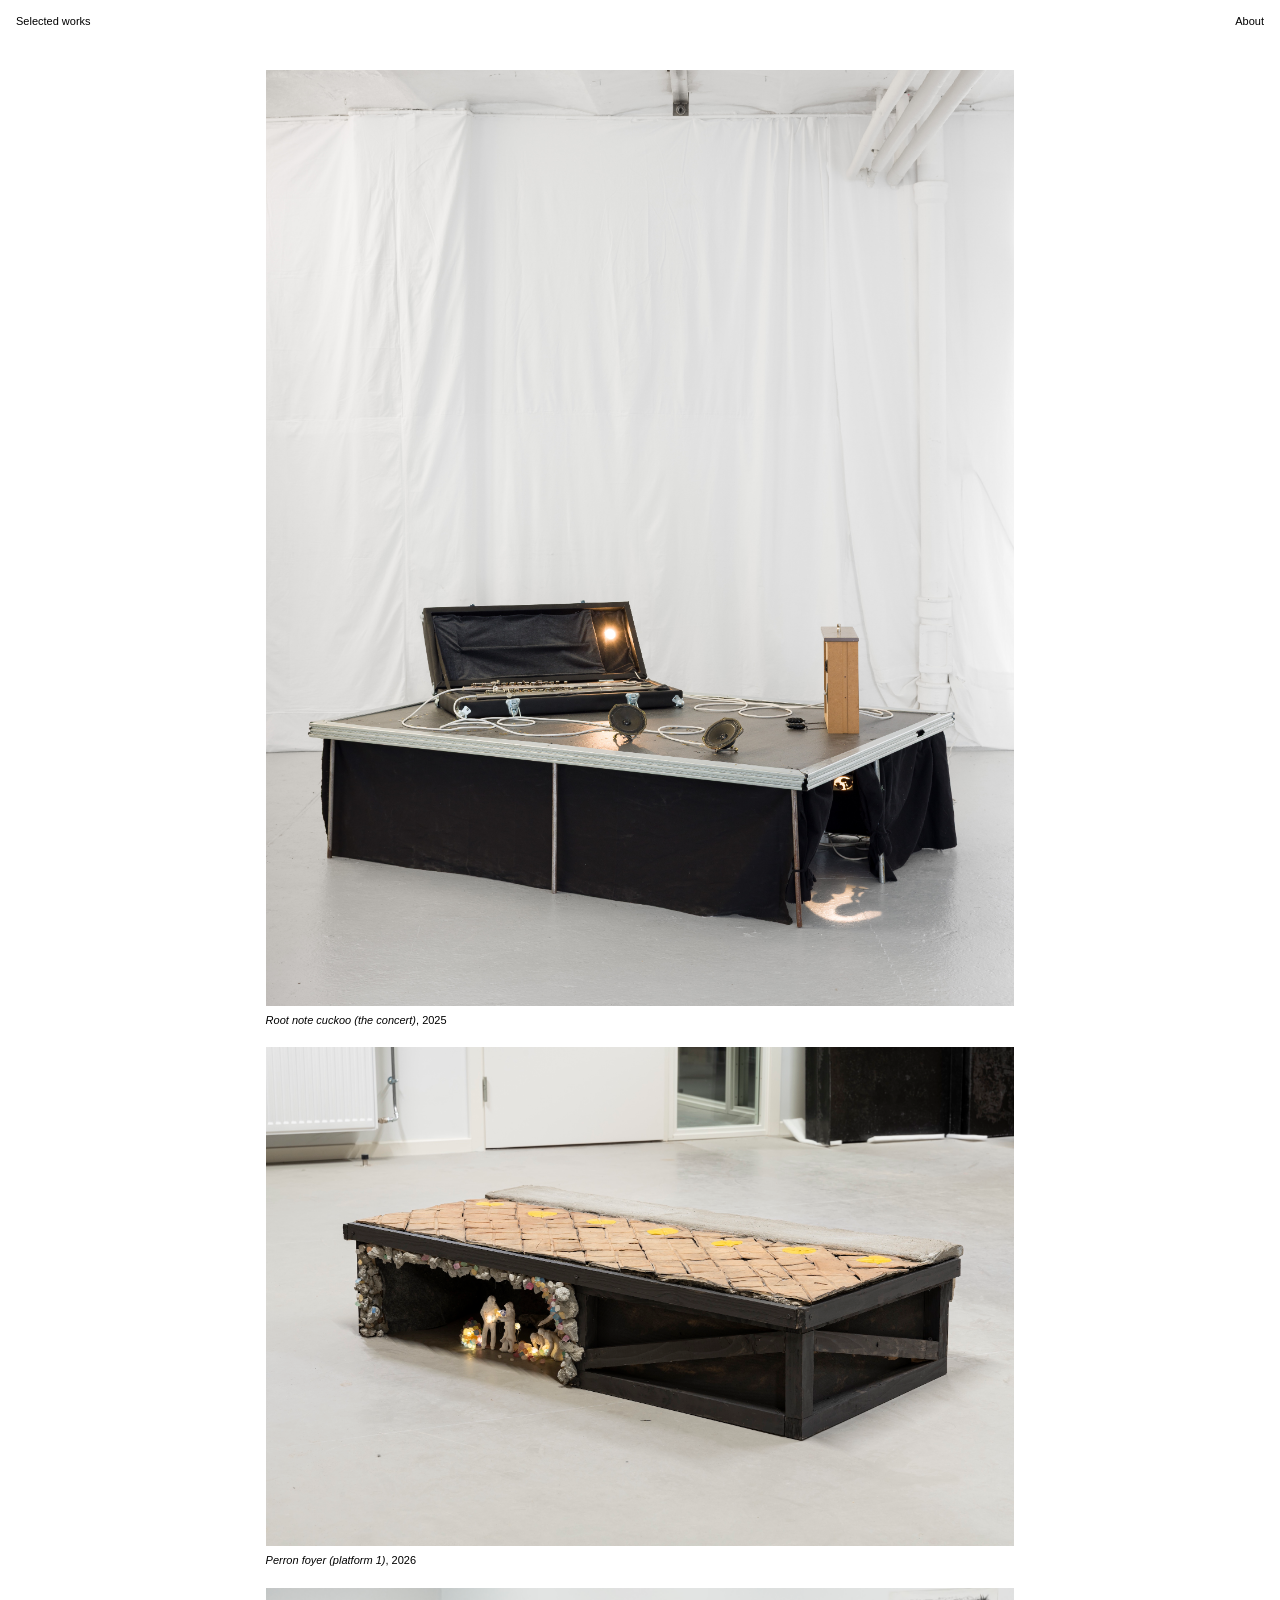
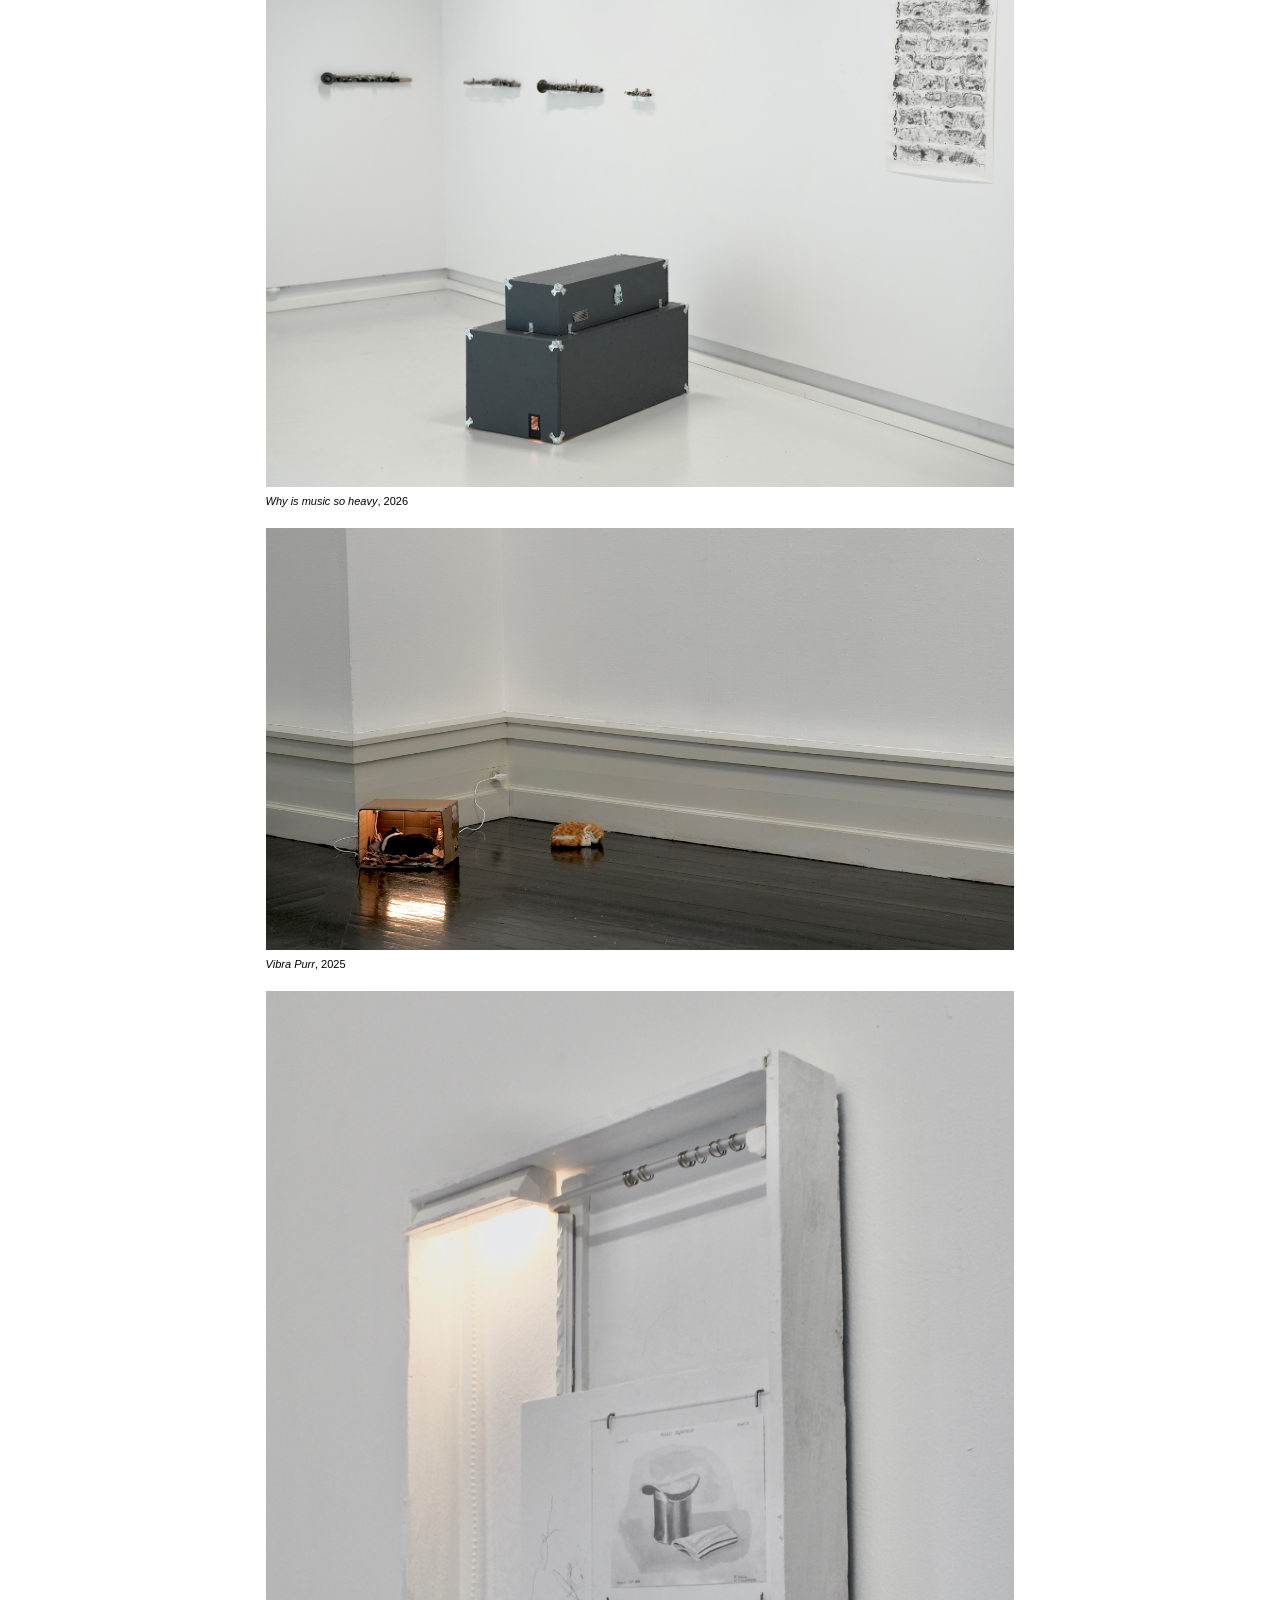
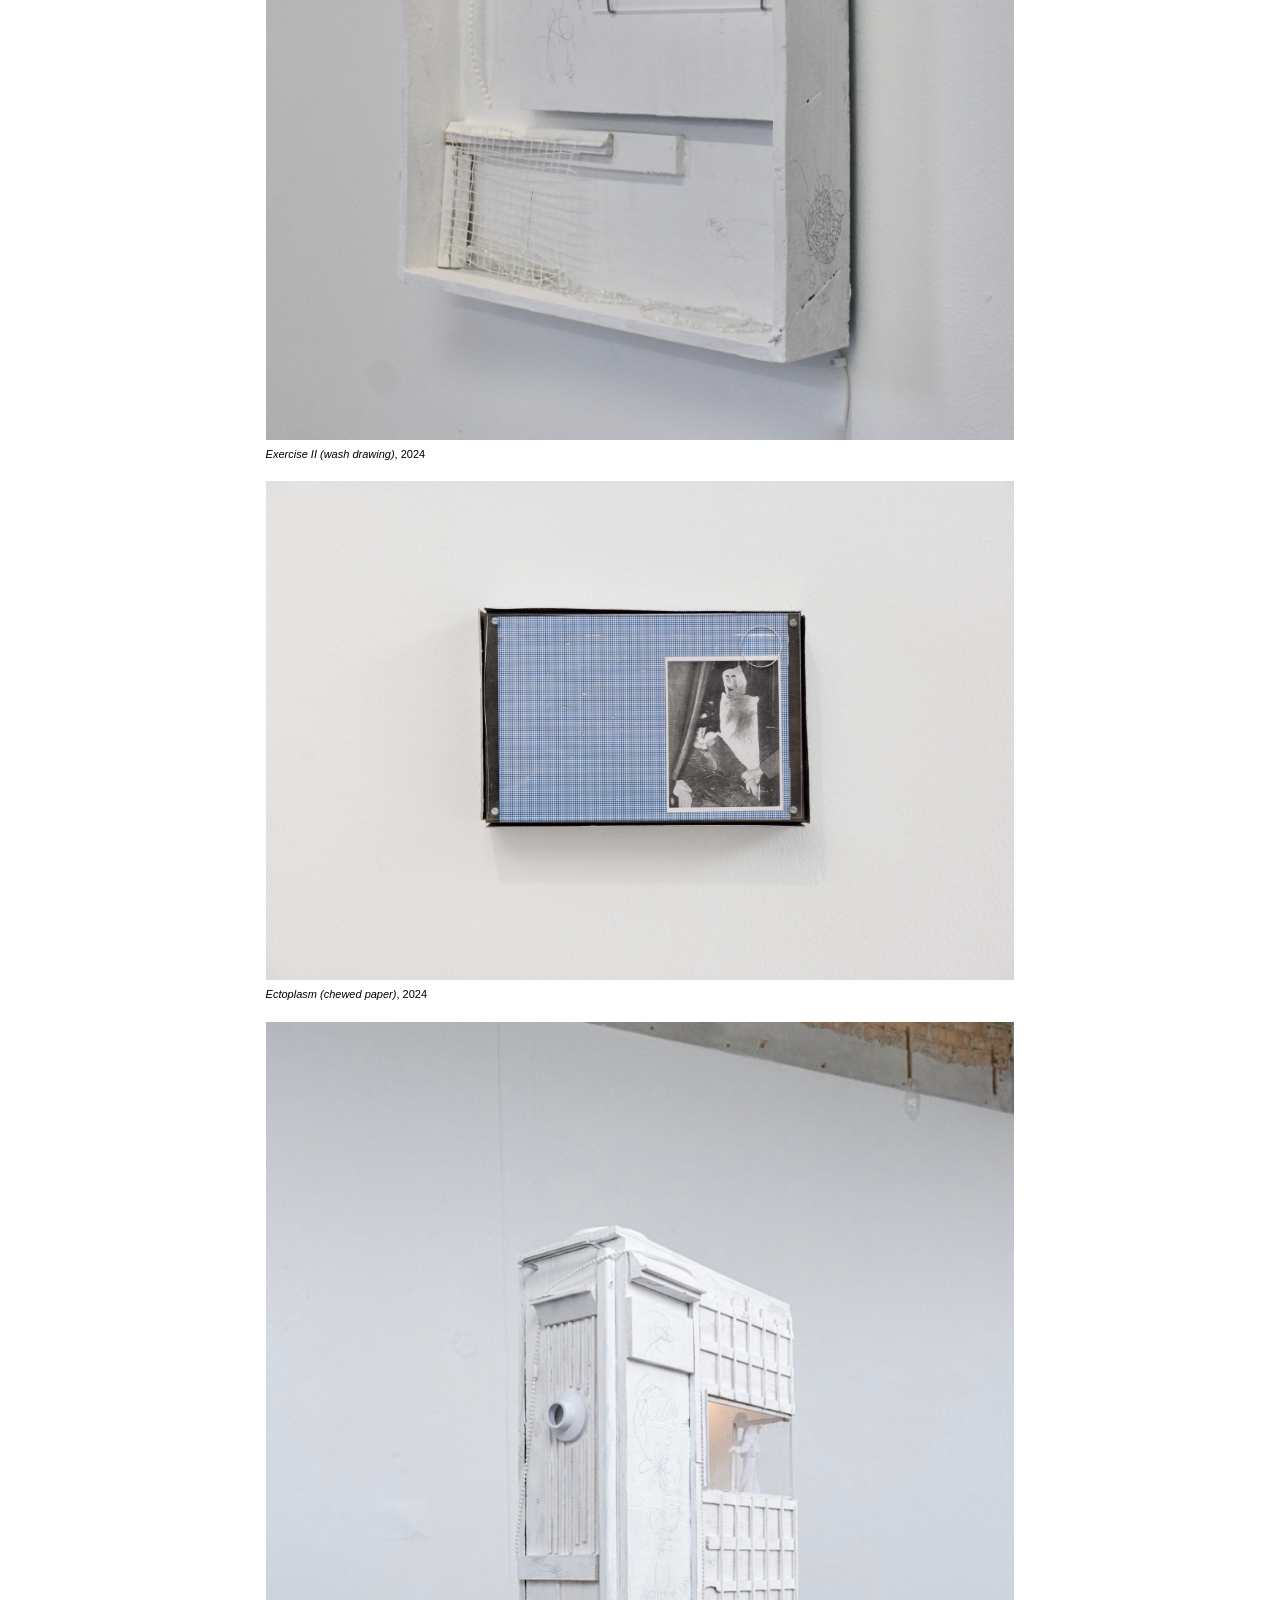
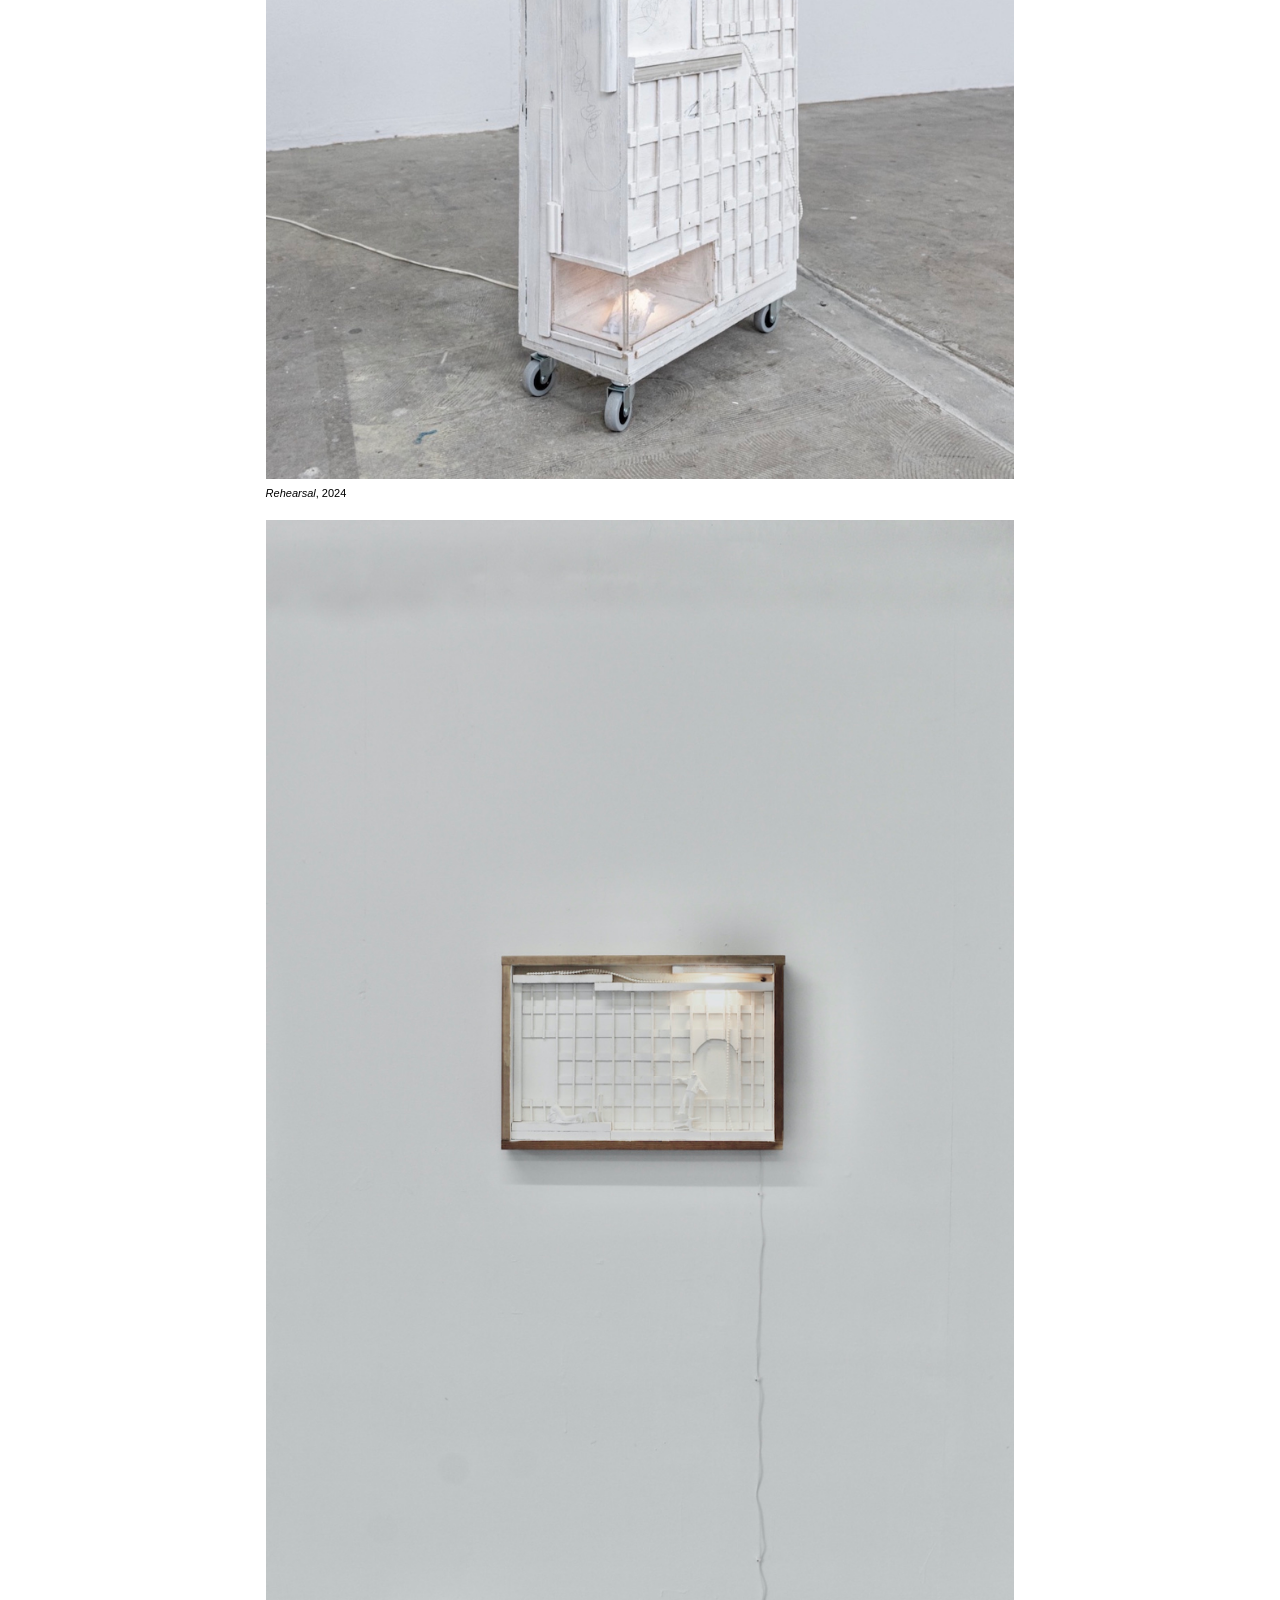
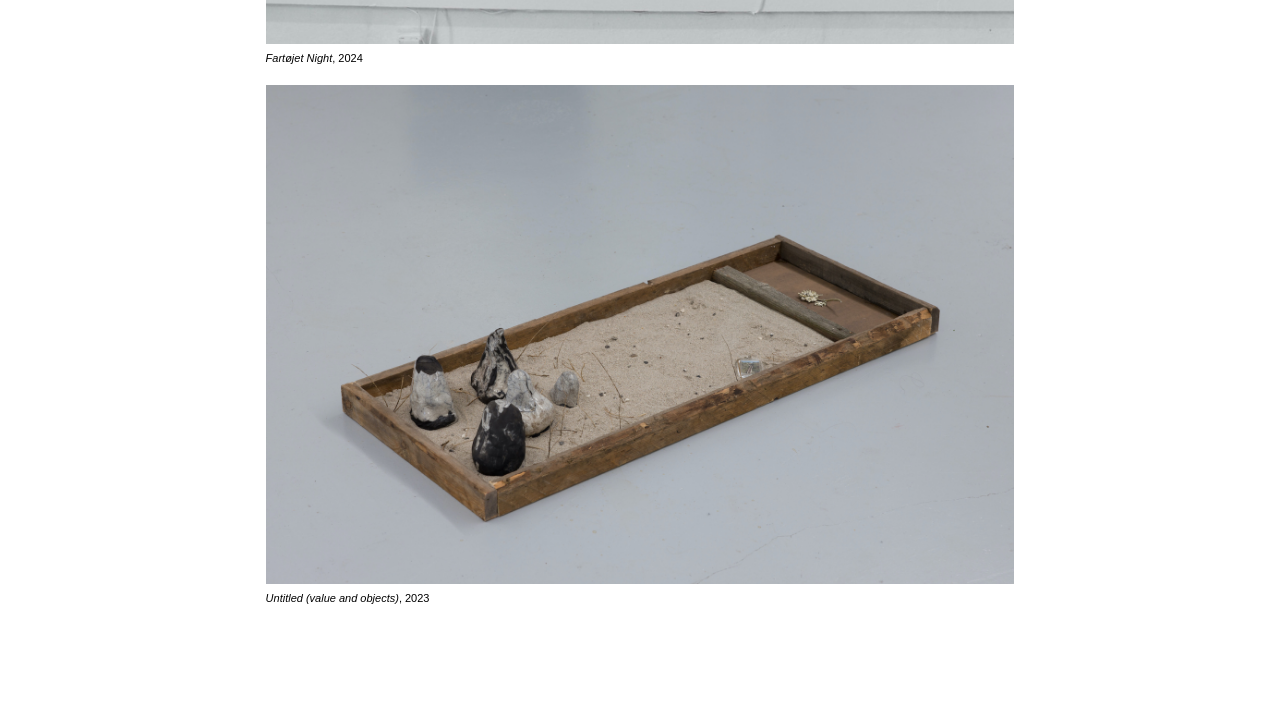
<file: selected.html>
<!DOCTYPE html>
<html lang="en">

<head>
    <meta charset="UTF-8">
    <meta name="viewport" content="width=device-width, initial-scale=1.0">

    <title>William Niels Møller Nielsen</title>

    <link rel="stylesheet" href="style.css?v=3">
</head>

<body>

    <nav>
        <a href="index.html">Selected works</a>
        <a href="about.html">About</a>
    </nav>

    <main>
        <div class="work" id="rootnote">
            <a class="gateway" href="rootnote.html">
                <img src="images/images/djk3års2025_Photo-MikkelKaldal-9.jpg" alt="Rootnote cuckoo">
            </a>
            <div class="caption">
                <span><em>Root note cuckoo (the concert)</em>, 2025</span>
                <span></span>
            </div>
        </div>

        <div class="work" id="perron">
            <a class="gateway" href="perron.html">
                <img src="images/images/2. Perron Foyer-kopi.jpg" alt="Perron foyer">
            </a>
            <div class="caption">
                <span><em>Perron foyer (platform 1)</em>, 2026</span>
                <span></span>
            </div>
        </div>

        <div class="work" id="why">
            <a class="gateway" href="why.html">
                <img src="images/images/1.JPG" alt="Why Is Music So Heavy">
            </a>
            <div class="caption">
                <span><em>Why is music so heavy</em>, 2026</span>
                <span></span>
            </div>
        </div>

        <div class="work" id="vibrapurr">
            <a class="gateway" href="vivrapurr.html">
                <img src="images/images/Vibra 1.jpg" alt="Vibra Purr">
            </a>
            <div class="caption">
                <span><em>Vibra Purr</em>, 2025</span>
                <span></span>
            </div>
        </div>

        <div class="work" id="exercise-ii-wash-drawing">
            <a class="gateway" href="Exercise.html">
                <img src="images/images/Exercise_2.jpeg" alt="Exercise II — overview">
            </a>
            <div class="caption">
                <span><em>Exercise II (wash drawing)</em>, 2024</span>
                <span></span>
            </div>
        </div>

        <div class="work" id="ecto">
            <a class="gateway" href="Ecto.html">
                <img src="images/images/ecto1.jpg" alt="Ecto">
            </a>
            <div class="caption">
                <span><em>Ectoplasm (chewed paper)</em>, 2024</span>
                <span></span>
            </div>
        </div>

        <div class="work" id="rehearsal">
            <a class="gateway" href="rehearsal.html">
                <img src="images/images/rehearsal1.JPEG" alt="Rehearsal">
            </a>
            <div class="caption">
                <span><em>Rehearsal</em>, 2024</span>
                <span></span>
            </div>
        </div>

        <div class="work" id="Fartøjet">
            <a class="gateway" href="Far.html">
                <img src="images/images/Fartøjet 1.jpeg" alt="Fartøjet">
            </a>
            <div class="caption">
                <span><em>Fartøjet Night</em>, 2024</span>
                <span></span>
            </div>
        </div>

        <div class="work" id="untitled-value-and-objects">
            <a class="gateway" href="Value.html">
                <img src="images/images/B1.png" alt="Untitled">
            </a>
            <div class="caption">
                <span><em>Untitled (value and objects)</em>, 2023</span>
                <span></span>
            </div>
        </div>
    </main>

</body>

</html>
</file>
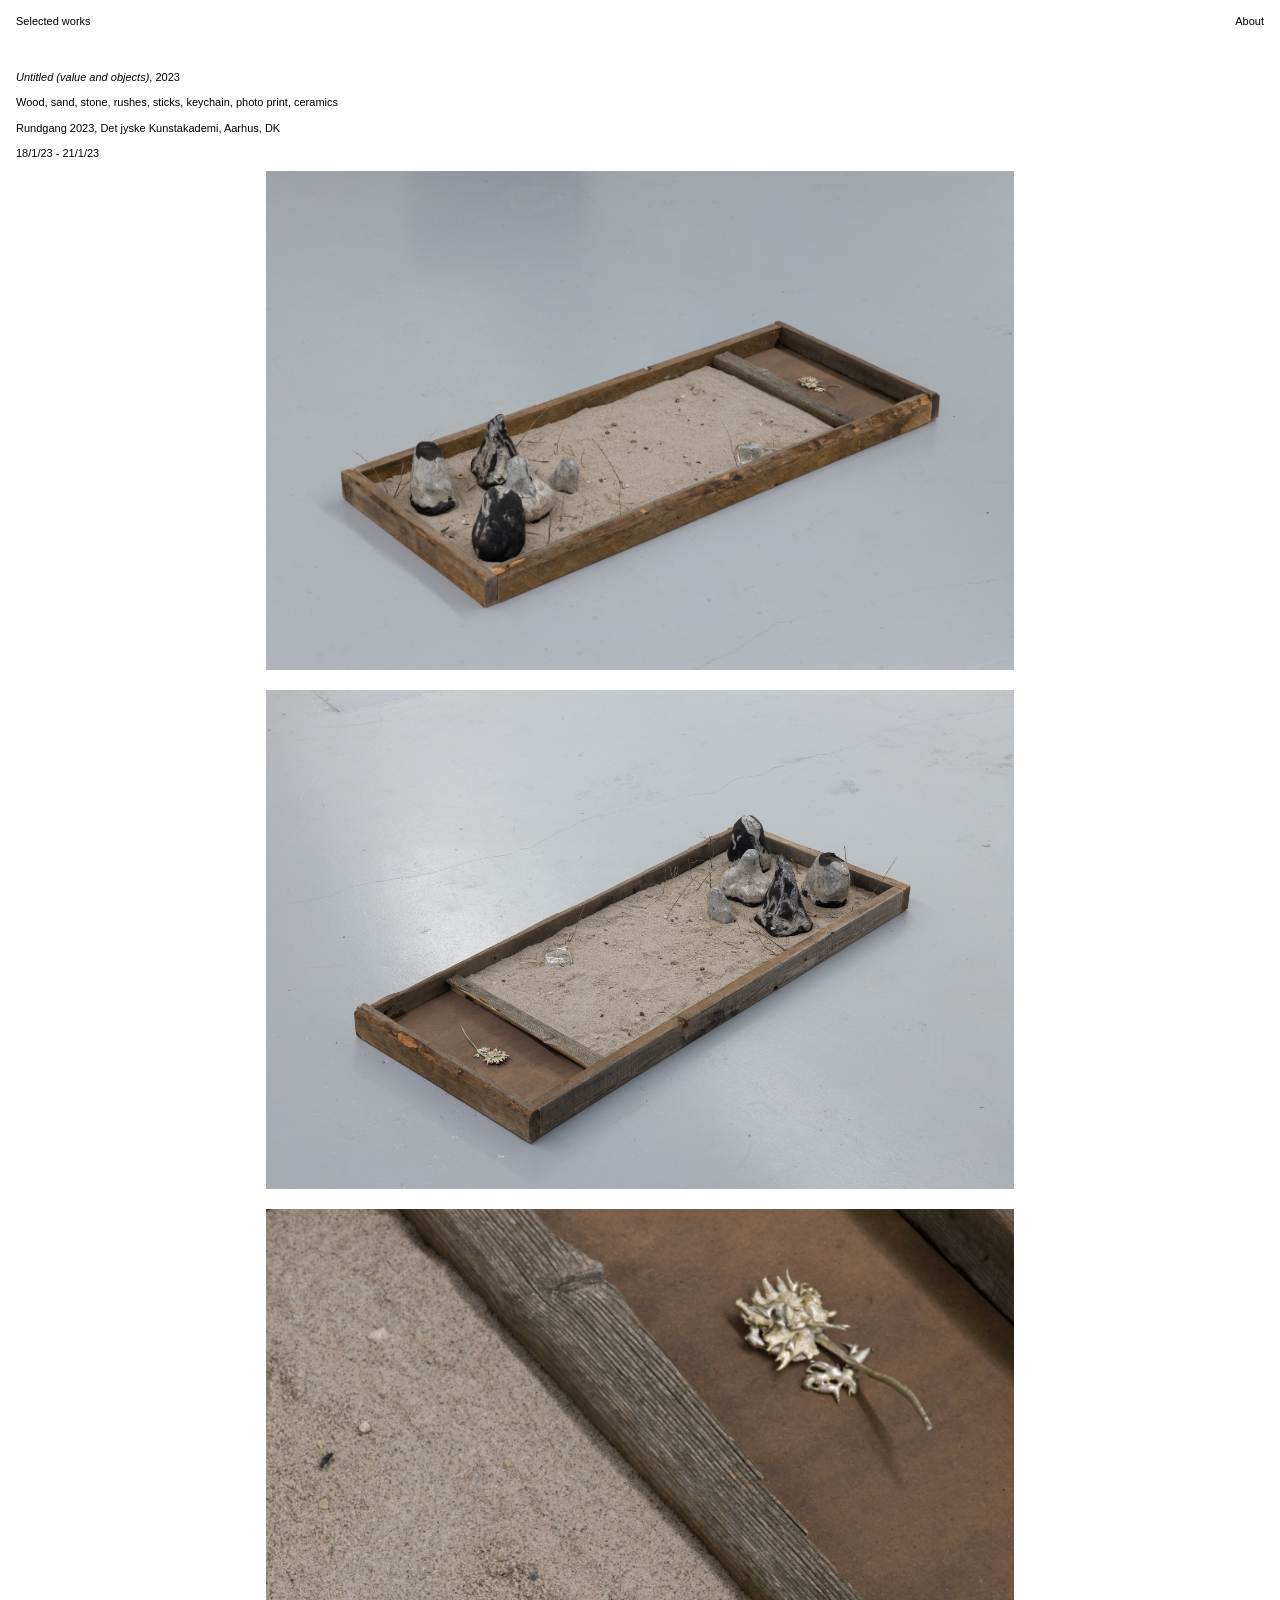
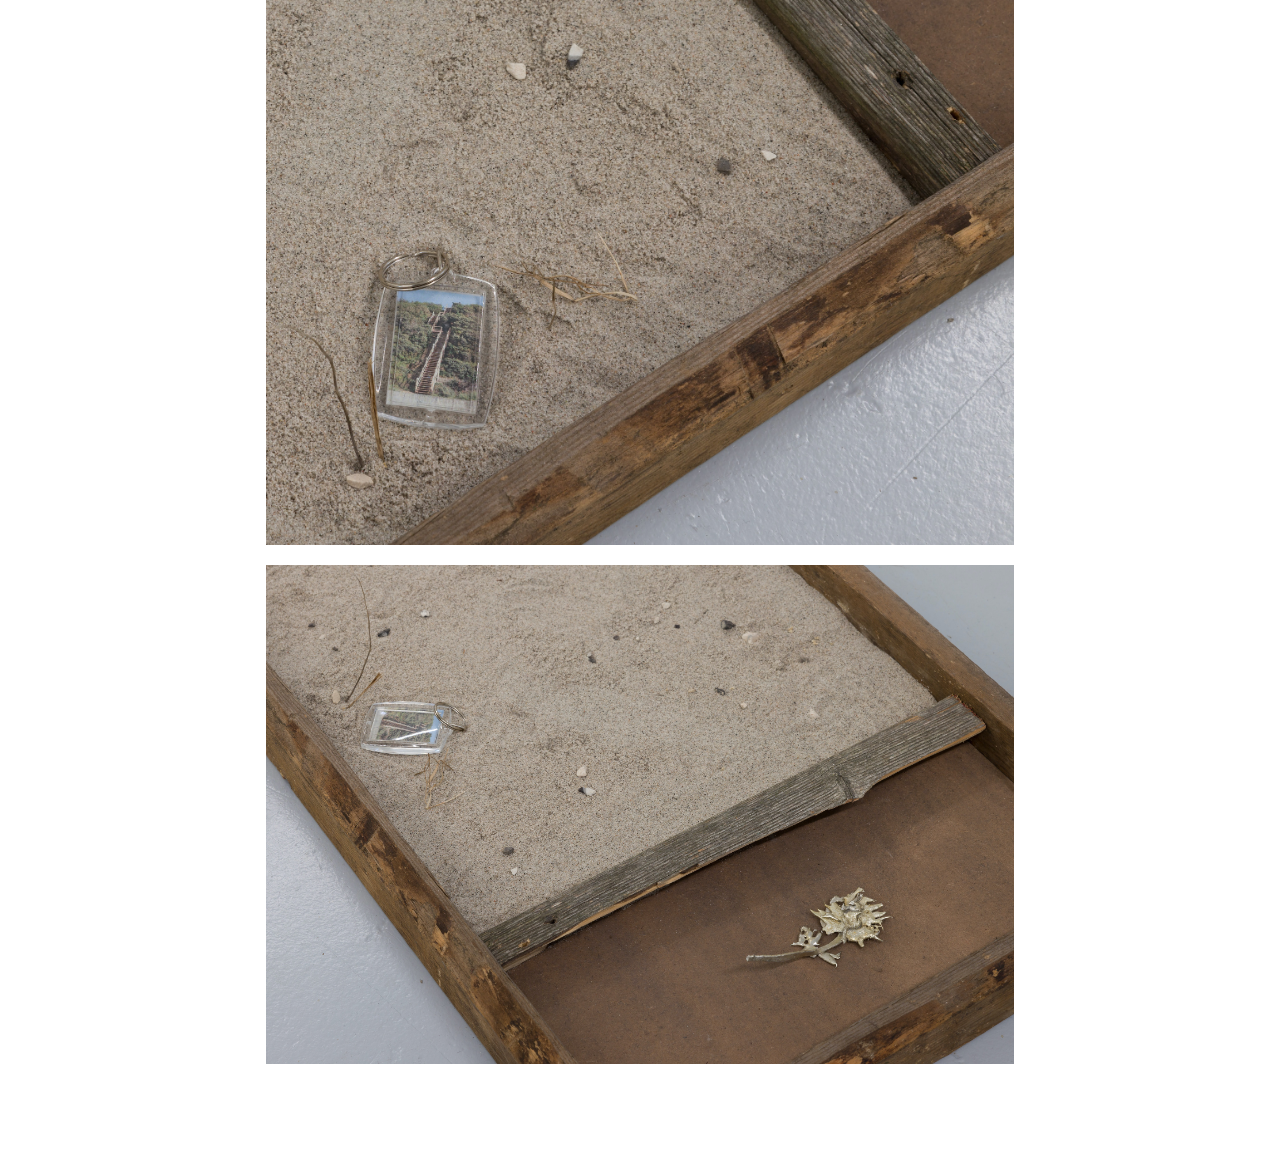
<file: Value.html>
<!DOCTYPE html>
<html lang="en">
<head>
  <meta charset="utf-8">
  <meta name="viewport" content="width=device-width, initial-scale=1.0">
  <title>Untitled (value and objects), 2023 — William Niels Møller Nielsen</title>
  <link rel="stylesheet" href="style.css">
</head>

<body>

  <nav>
    <a href="index.html">Selected works</a>
    <a href="about.html">About</a>
  </nav>

  <main>

    <div class="caption">
      <span><em>Untitled (value and objects)</em>, 2023</span>
      <span></span>
    </div>

    <p>Wood, sand, stone, rushes, sticks, keychain, photo print, ceramics</p>
    <p>Rundgang 2023, Det jyske Kunstakademi, Aarhus, DK</p>
    <p>18/1/23 - 21/1/23</p>

    <div class="work">
      <img src="images/images/B1.png" alt="Untitled — view 1">
    </div>

    <div class="work">
      <img src="images/images/B2.jpg" alt="Untitled — view 2">
    </div>

    <div class="work">
      <img src="images/images/B3.jpg" alt="Untitled — detail 1">
    </div>

    <div class="work">
      <img src="images/images/B4.jpg" alt="Untitled — detail 2">
    </div>

  </main>

</body>

</html>
</file>
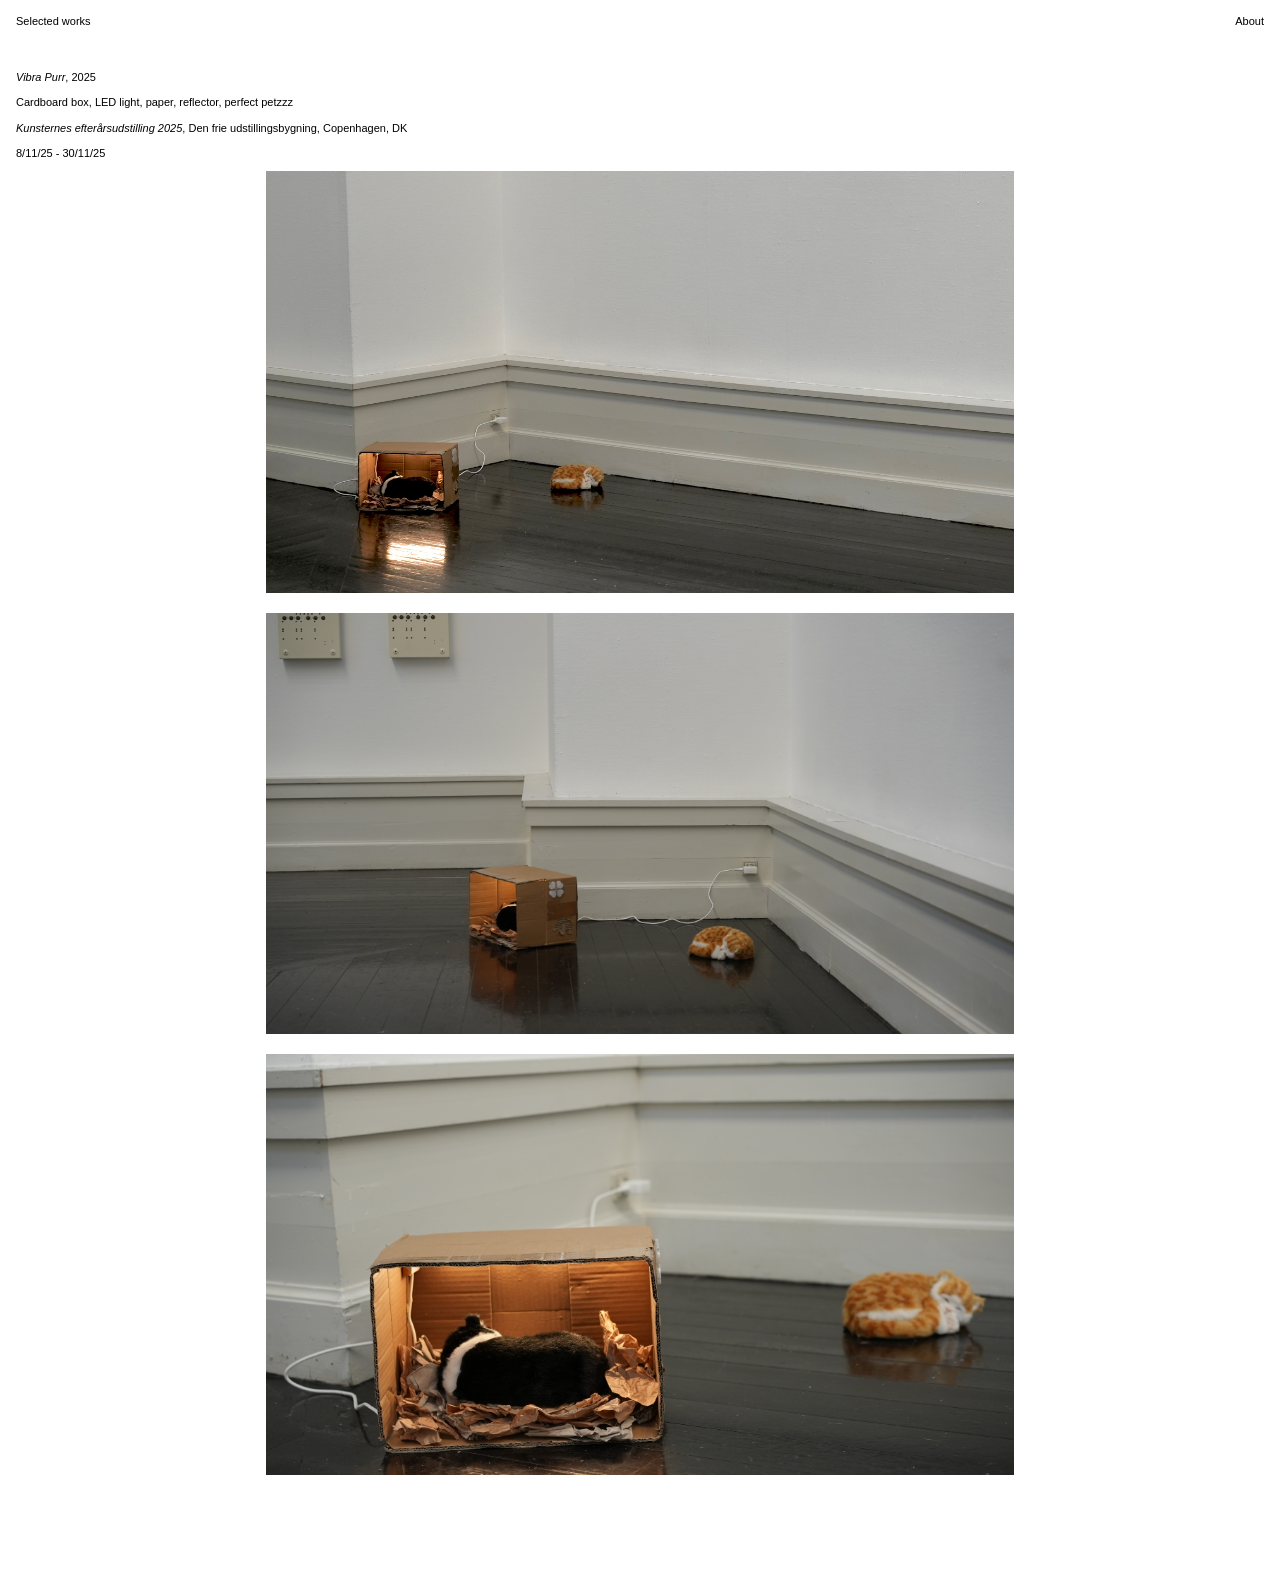
<file: vivrapurr.html>
<!DOCTYPE html>
<html lang="en">
<head>
  <meta charset="utf-8">
  <meta name="viewport" content="width=device-width, initial-scale=1.0">
  <title><em>Vibra Purr</em>,2025 — William Niels Møller Nielsen</title>
  <link rel="stylesheet" href="style.css">
</head>

<body>

  <nav>
    <a href="index.html">Selected works</a>
    <a href="about.html">About</a>
  </nav>

  <main>

    <div class="caption">
                    <span><em>Vibra Purr</em>, 2025</span>
                    <span></span>
                </div>
                <p>Cardboard box, LED light, paper, reflector, perfect petzzz</p></p>
     <em>Kunsternes efterårsudstilling 2025</em>, Den frie udstillingsbygning, Copenhagen, DK</p>
    <p>8/11/25 - 30/11/25</p>

    <div class="work">
      <img src="images/images/Vibra 1.jpg" alt="Vibra Purr" alt="Work">
    </div>

    <div class="work">
      <img src="images/images/Vibra2.JPG" alt="Work">
    </div>

    <div class="work">
      <img src="images/images/Vibra3.JPG" alt="Work">
      <div class="caption"></div>
    </div>


    </div>

  </main>

</body>

</html>
</file>
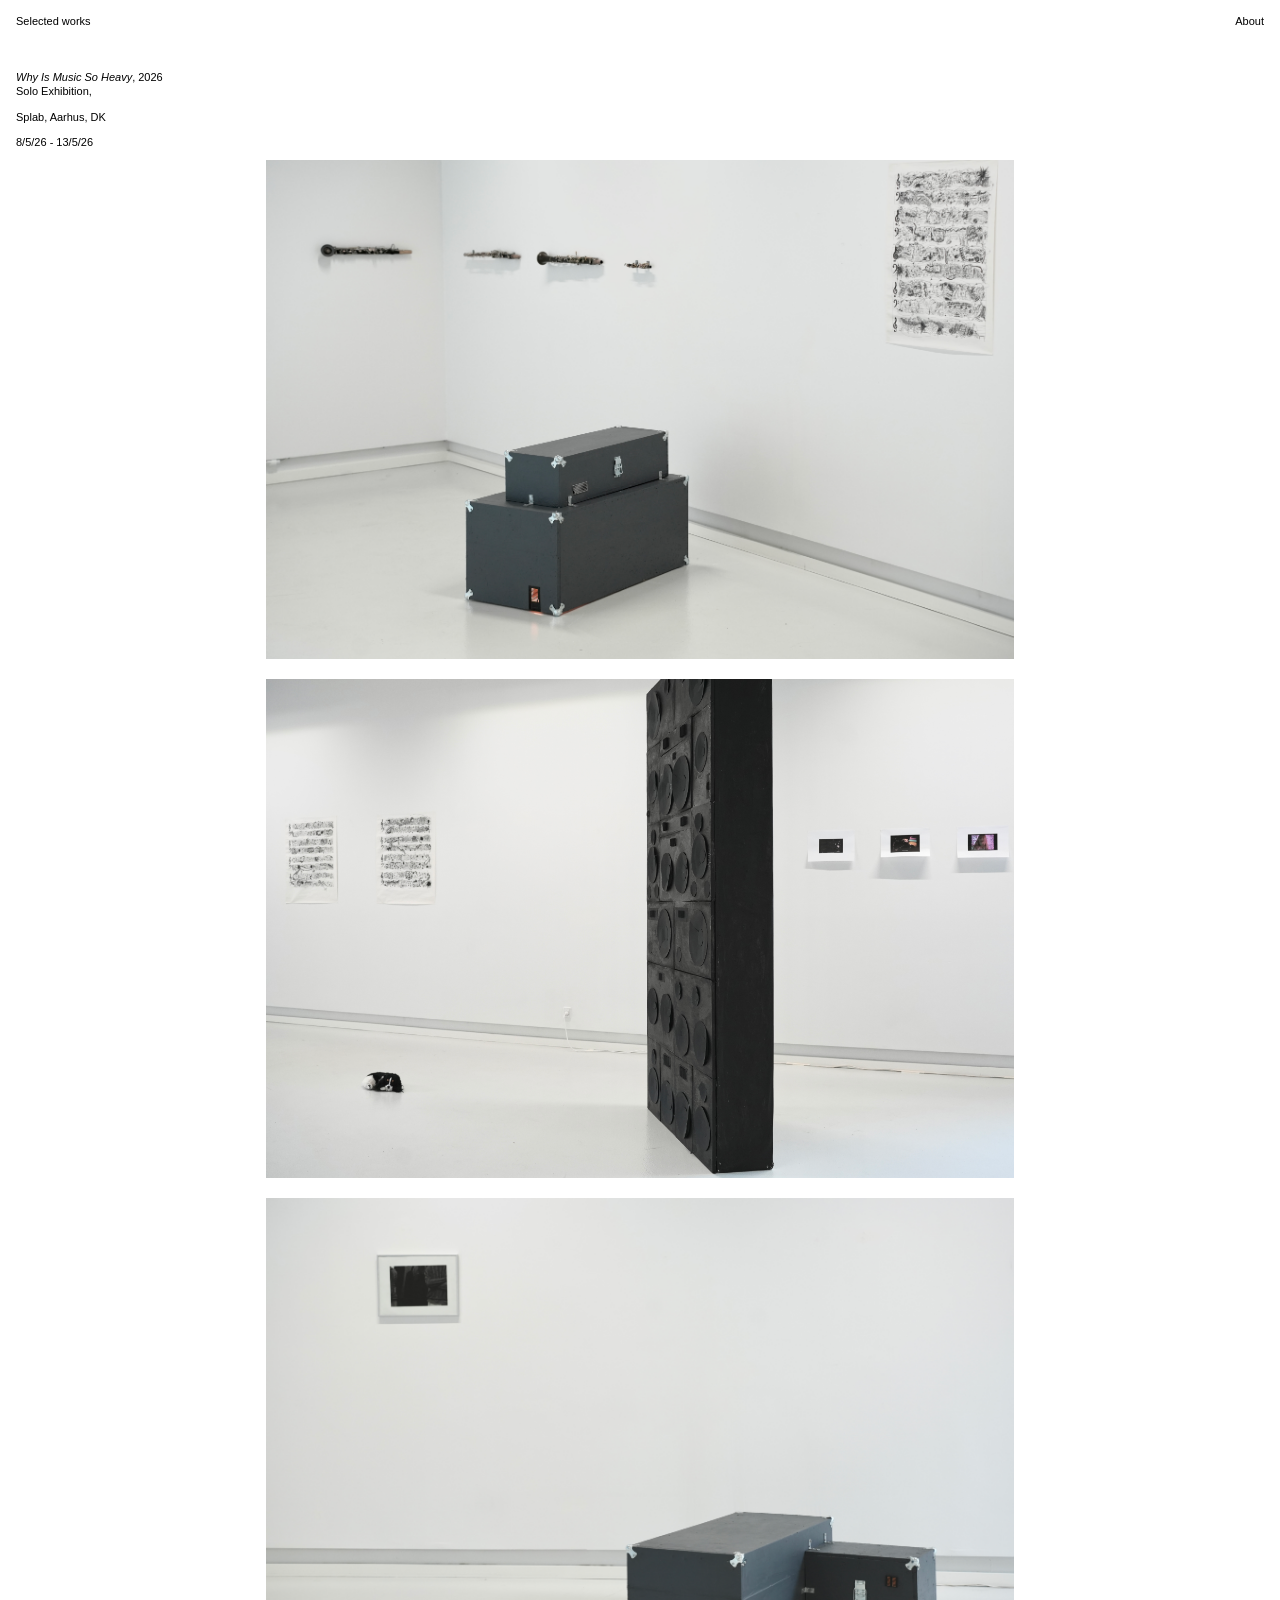
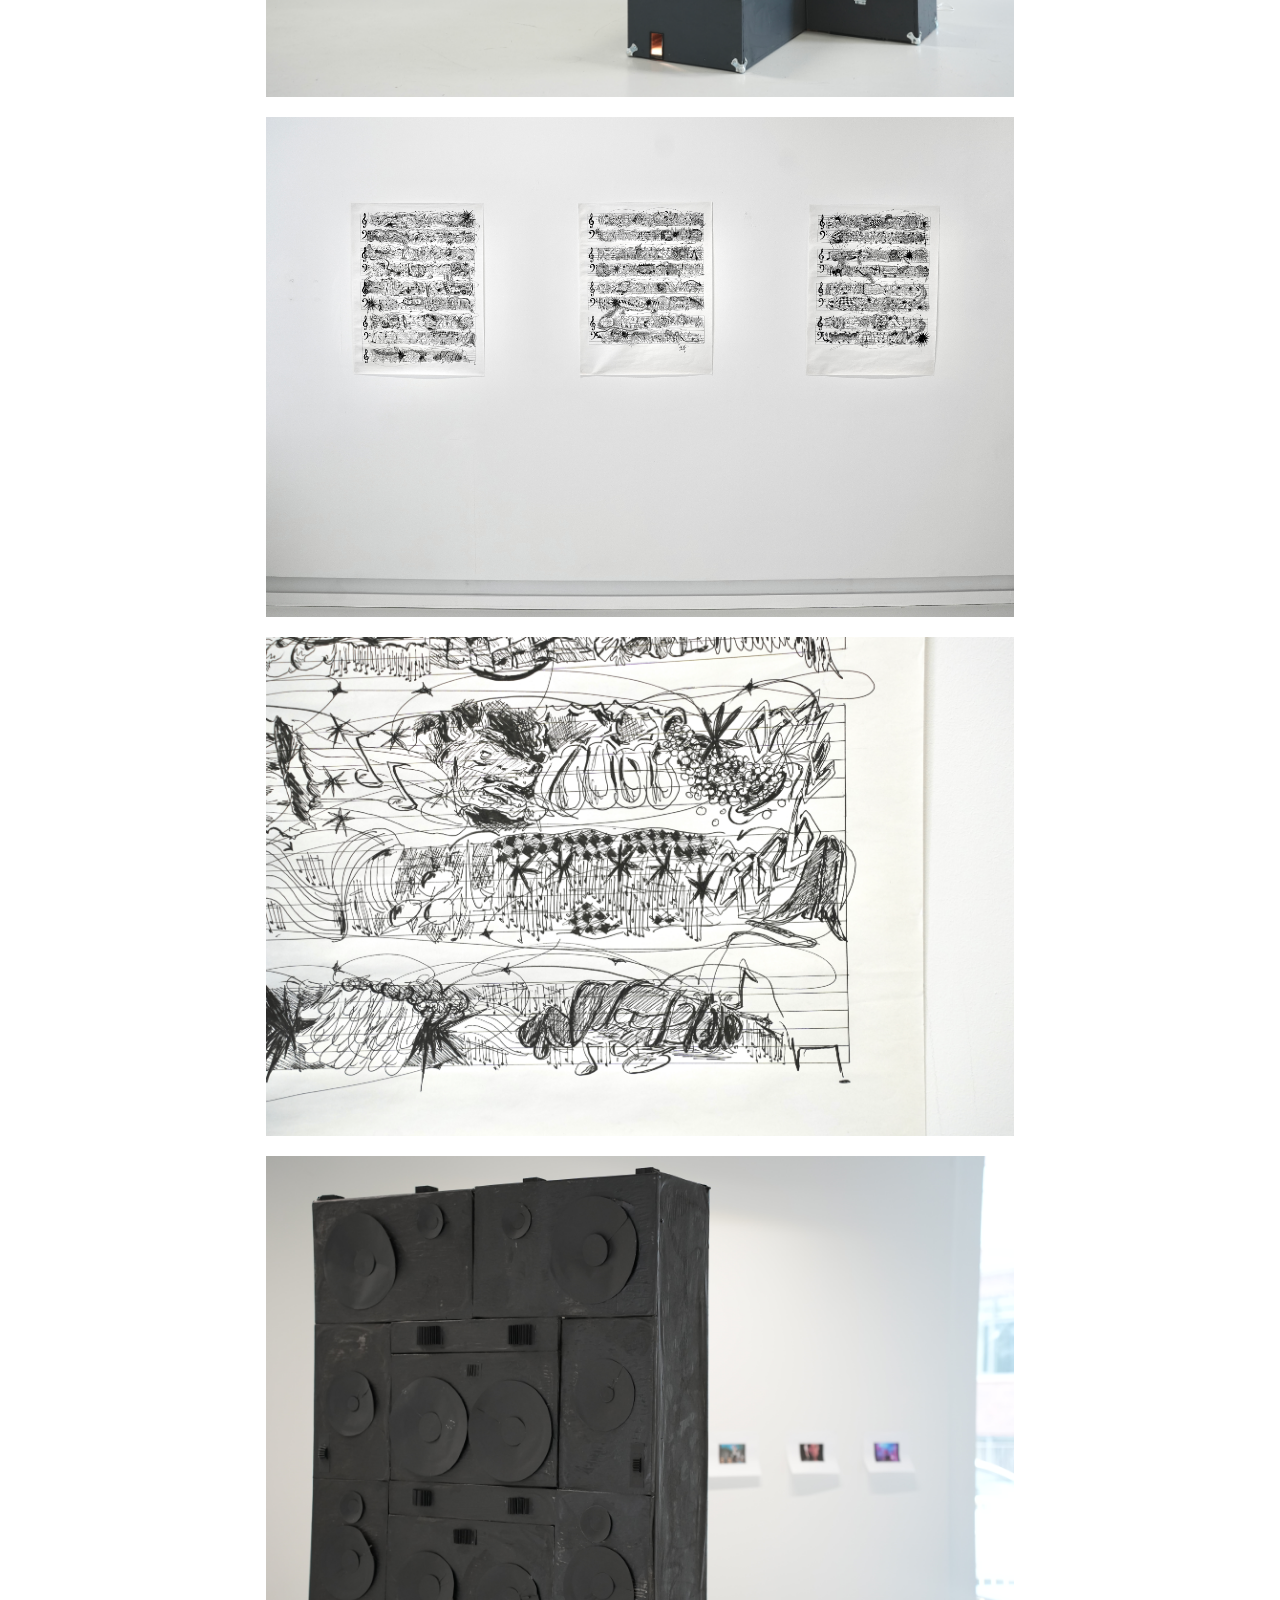
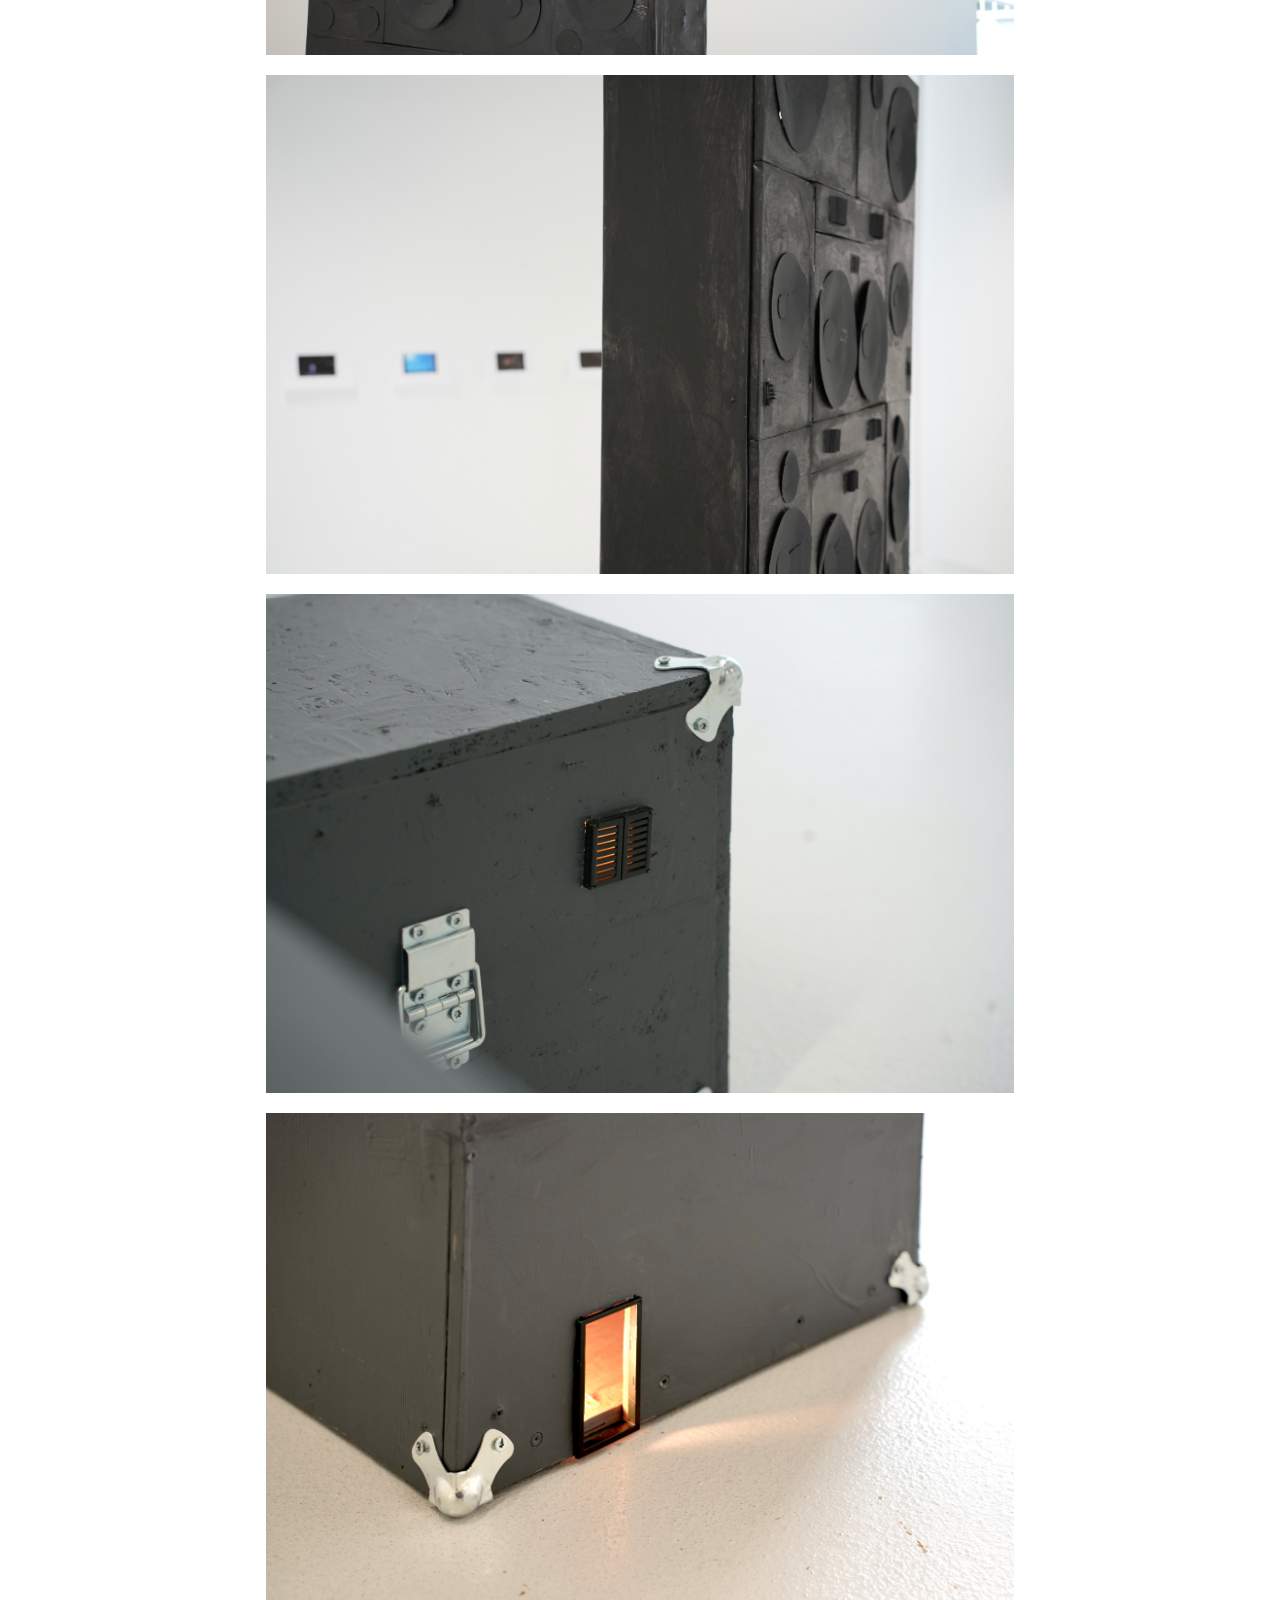
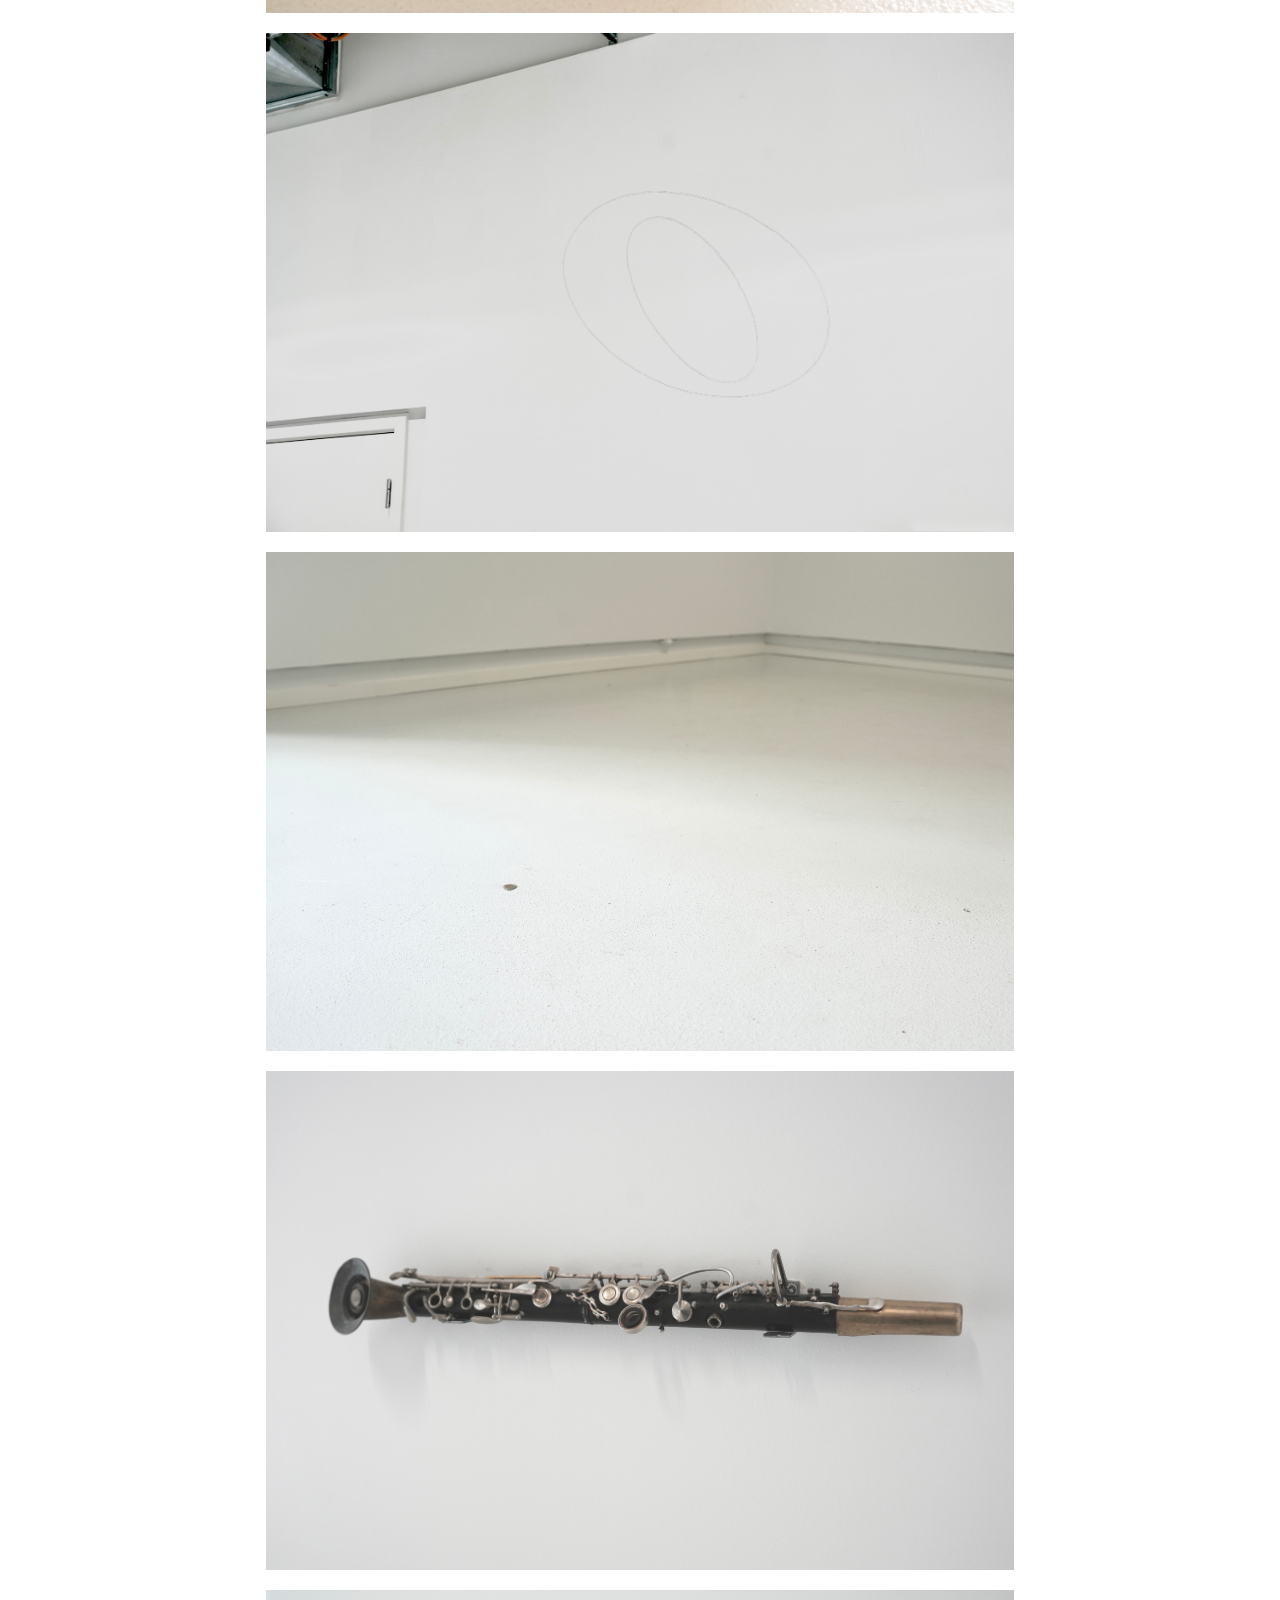
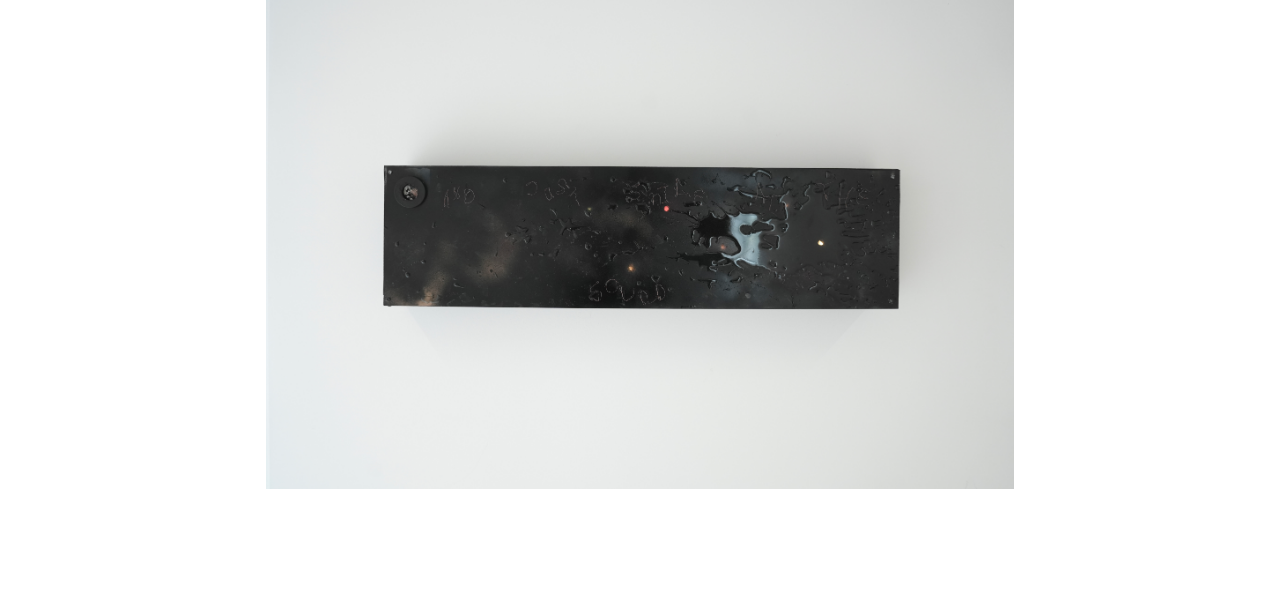
<file: why.html>
<!DOCTYPE html>
<html lang="en">
<head>
  <meta charset="utf-8">
  <meta name="viewport" content="width=device-width, initial-scale=1.0">
  <title>Why Is Music So heavy, 2024 — William Niels Møller Nielsen</title>
  <link rel="stylesheet" href="style.css">
</head>

<body>

  <nav>
    <a href="index.html">Selected works</a>
    <a href="about.html">About</a>
  </nav>

  <main>

      <div class="caption">
                    <span><em>Why Is Music So Heavy</em>, 2026</span>
                    <span></span>
                </div>
               

            </div>
 Solo Exhibition,<p> Splab, Aarhus, DK</p>
    <p>8/5/26 - 13/5/26</p>

    <div class="work">
      <img src="images/images/1.JPG" alt="Why Is Music So Heavy">
    </div>

    <div class="work">
      <img src="images/images/2.JPG" alt="Why Is Music So Heavy">
    </div>

    <div class="work">
      <img src="images/images/3.JPG" alt="Why Is Music So Heavy">
    </div>

    <div class="work">
      <img src="images/images/4.JPG" alt="Why Is Music So Heavy">
    </div>

 <div class="work">
      <img src="images/images/5.JPG" alt="Why Is Music So Heavy">
    </div>

 <div class="work">
      <img src="images/images/6.JPG" alt="Why Is Music So Heavy">
    </div>

 <div class="work">
      <img src="images/images/7.JPG" alt="Why Is Music So Heavy">
    </div>

 <div class="work">
      <img src="images/images/8.JPG" alt="Why Is Music So Heavy">
    </div>

 <div class="work">
      <img src="images/images/9.JPG" alt="Why Is Music So Heavy">
    </div>

 <div class="work">
      <img src="images/images/10.JPG" alt="Why Is Music So Heavy">
    </div>

 <div class="work">
      <img src="images/images/11.JPG" alt="Why Is Music So Heavy">
    </div>

 <div class="work">
      <img src="images/images/13.JPG" alt="Why Is Music So Heavy">
    </div>

 <div class="work">
      <img src="images/images/14.JPG" alt="Why Is Music So Heavy">
    </div>

  </main>

</body>

</html>
</file>
<file: style.css>
/* BASIC */

* {
    box-sizing: border-box;
}

html { font-size: 11px; }

html,
body {
    margin: 0;
    padding: 0;
}

:root {
    --work-image-bg: white;
}

body {
    background: white;
    color: black;
    font-family: Helvetica;
    font-size: 11px;
    line-height: 1.3;
}


/* NAVIGATION */

nav {
    position: fixed;
    top: 0;
    left: 0;
    width: 100%;
    display: flex;
    justify-content: space-between;
    padding: 14px 16px;
    background: white;
    z-index: 100;
}

nav a {
    color: black;
    text-decoration: none;
}

nav a:hover {
    text-decoration: underline;
}


/* WORKS */

main {
    padding: 70px 16px 80px;
}

.work {
    margin-bottom: 20px;
}

/* Larger images on desktop; full-width images on phones. */
.work img {
    display: block;
    width: 60%;
    max-width: 60%;
    height: auto;
    object-fit: contain;
    object-position: center;
    margin-inline: auto;
    background: var(--work-image-bg);
}

.work .caption,
.work .caption a,
.work .caption span {
    color: #000;
    text-decoration: none;
}

.work .caption {
    display: flex;
    justify-content: flex-start;
    width: 60%;
    margin: 7px auto 0;
}


/* ABOUT */

.about {
    max-width: 600px;
}

.about h1 {
    font-size: 10px;
    font-weight: normal;
    margin: 0 0 20px;
}

.about p {
    margin: 0 0 25px;
}

.about a {
    color: black;
}

.about-image img {
    display: block;
    width: 100%;
    height: auto;
    object-fit: contain;
}


/* Gateway page styles */

.gateway img {
    cursor: pointer;
}

.banner-page .banner {
    height: 100vh;
    background-size: cover;
    background-position: center;
    display: flex;
    align-items: center;
    justify-content: center;
}

.banner-inner {
    background: rgba(255,255,255,0.85);
    padding: 30px;
    text-align: center;
    max-width: 800px;
}

.enter-button {
    display: inline-block;
    margin-top: 18px;
    padding: 10px 18px;
    background: black;
    color: white;
    text-decoration: none;
    font-weight: bold;
}

.enter-button:hover {
    opacity: 0.9;
}


/* Mobile spacing for images, captions, and About content */
@media (max-width: 600px) {
    main {
        padding: 70px 12px 80px;
    }

    .work img {
        width: 100%;
        max-width: 100%;
    }

    .work .caption {
        width: 100%;
    }

    main.about > div {
        width: 100% !important;
    }
}
</file>
